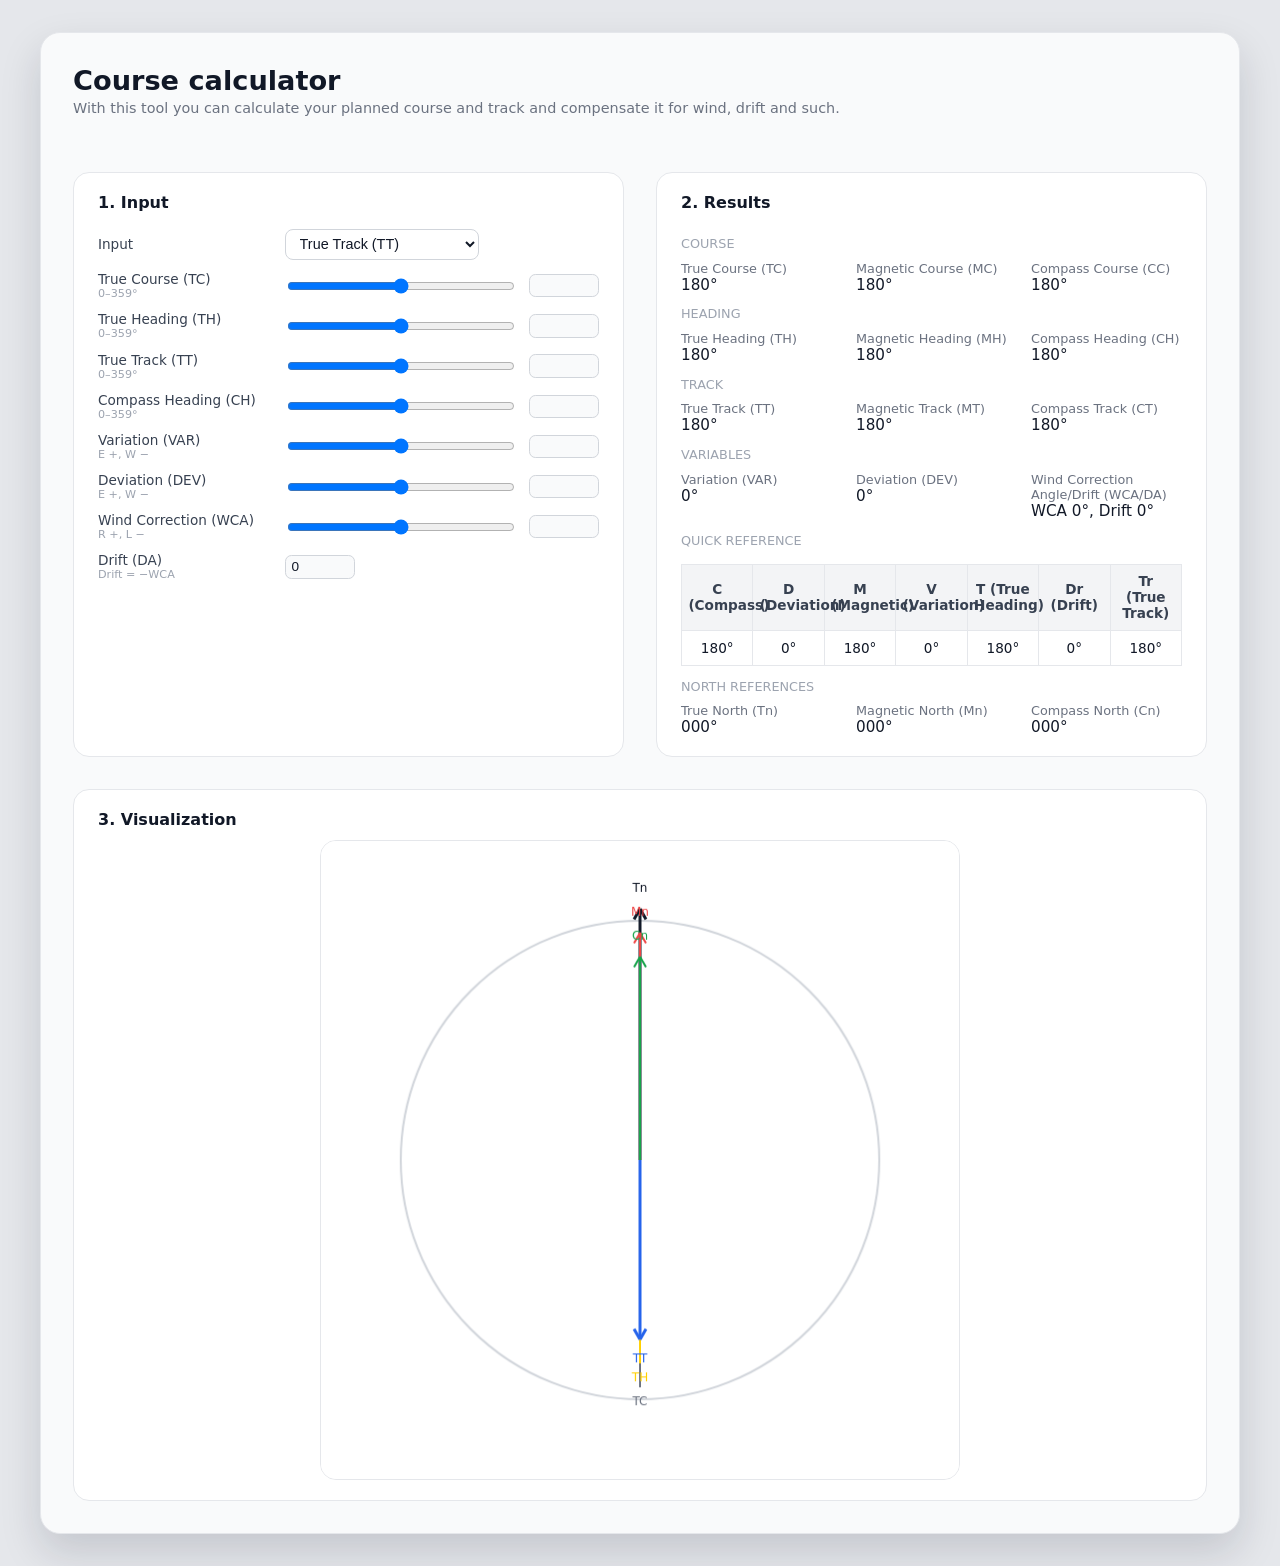
<file: coursecalculator/index.html>
<!DOCTYPE html>
<html lang="nl">
<head>
  <script defer src="https://cloud.umami.is/script.js" data-website-id="39a40810-ae41-42a4-bf28-0cd73275c460"></script>
  <meta charset="UTF-8" />
  <title>Course Calculator - justinverstijnen.nl</title>
  <style>
    :root {
      font-family: system-ui, -apple-system, BlinkMacSystemFont, "Segoe UI", sans-serif;
      color: #111827;
      background: #e5e7eb;
      box-sizing: border-box;
    }
    *, *::before, *::after {
      box-sizing: inherit;
    }
    body {
      margin: 0;
      padding: 2rem;
      display: flex;
      justify-content: center;
      background: #e5e7eb;
    }
    .app {
      max-width: 1200px;
      width: 100%;
      background: #f9fafb;
      border-radius: 1.25rem;
      padding: 2rem;
      box-shadow: 0 18px 40px rgba(15, 23, 42, 0.15);
      border: 1px solid #e5e7eb;
      display: flex;
      flex-direction: column;
      gap: 2rem;
    }

    .app-row {
      display: flex;
      gap: 2rem;
      width: 100%;
    }
    .card-equal {
      flex: 1 1 0;
      display: flex;
      flex-direction: column;
      height: 100%;
    }

    h1 {
      margin: 0 0 0.25rem;
      font-size: 1.7rem;
    }
    .subtitle {
      margin-bottom: 1.5rem;
      font-size: 0.9rem;
      color: #6b7280;
    }

    .card {
      background: #ffffff;
      border-radius: 1rem;
      padding: 1.25rem 1.5rem;
      border: 1px solid #e5e7eb;
      display: flex;
      flex-direction: column;
      height: 100%;
    }
    .card h2 {
      margin: 0 0 0.7rem;
      font-size: 1rem;
    }

    .row {
      display: flex;
      align-items: center;
      gap: 0.75rem;
      margin: 0.35rem 0;
      flex-wrap: wrap;
    }
    .row label {
      min-width: 175px;
      font-size: 0.85rem;
      color: #374151;
    }

    .row small {
      font-size: 0.7rem;
      color: #9ca3af;
      display: block;
    }

    input[type="range"] {
      flex: 1 1 160px;
      max-width: 260px;
    }
    input[type="number"] {
      width: 70px;
      padding: 0.2rem 0.35rem;
      border-radius: 0.4rem;
      border: 1px solid #d1d5db;
      background: #f9fafb;
      font-size: 0.85rem;
      color: #111827;
    }

    select {
      padding: 0.35rem 0.6rem;
      font-size: 0.9rem;
      border-radius: 0.5rem;
      border: 1px solid #d1d5db;
      background: #ffffff;
      color: #111827;
    }

    .grid-three {
      display: grid;
      grid-template-columns: repeat(3, minmax(0, 1fr));
      gap: 0.75rem 1.5rem;
      margin-top: 0.6rem;
    }
    .group-title {
      font-size: 0.8rem;
      color: #9ca3af;
      margin-top: 0.8rem;
      text-transform: uppercase;
    }
    .value-label { font-size: 0.8rem; color: #6b7280; }
    .value-number { font-size: 0.95rem; font-variant-numeric: tabular-nums; }

    .note {
      font-size: 0.75rem;
      color: #6b7280;
      margin-top: 0.6rem;
    }

    .summary-table {
      margin-top: 1rem;
      overflow-x: auto;
    }
    .summary-table table {
      width: 100%;
      border-collapse: collapse;
      table-layout: fixed;
      font-variant-numeric: tabular-nums;
    }
    .summary-table th,
    .summary-table td {
      border: 1px solid #e5e7eb;
      padding: 0.55rem 0.4rem;
      text-align: center;
      font-size: 0.85rem;
    }
    .summary-table th {
      background: #f3f4f6;
      color: #374151;
      font-weight: 600;
    }
    .summary-table td {
      background: #ffffff;
      color: #111827;
    }

    canvas {
      width: 100%;
      max-width: 640px;
      background: #ffffff;
      border-radius: 1rem;
      border: 1px solid #e5e7eb;
      display: block;
      margin: 0 auto;
    }

    @media (max-width: 960px) {
      .app-row { flex-direction: column; }
    }
  </style>
</head>
<body>
  <div class="app">
    <header>
      <h1>Course calculator</h1>
      <div class="subtitle">With this tool you can calculate your planned course and track and compensate it for wind, drift and such.</div>
    </header>

    <div class="app-row">
      <!-- Basis-invoer -->
      <section class="card card-equal">
        <h2>1. Input</h2>

        <div class="row">
          <label>Input</label>
          <select id="modeSelect">
            <option value="TT">True Track (TT)</option>
            <option value="TH">True Heading (TH)</option>
            <option value="TC">True Course (TC)</option>
            <option value="CH">Compass Heading (CH)</option>
          </select>
        </div>

        <div class="row">
          <label>True Course (TC)<small>0–359°</small></label>
          <input id="tcRange" type="range" min="0" max="359">
          <input id="tcInput" type="number" min="0" max="359">
        </div>

        <div class="row">
          <label>True Heading (TH)<small>0–359°</small></label>
          <input id="thRange" type="range" min="0" max="359">
          <input id="thInput" type="number" min="0" max="359">
        </div>

        <div class="row">
          <label>True Track (TT)<small>0–359°</small></label>
          <input id="ttRange" type="range" min="0" max="359">
          <input id="ttInput" type="number" min="0" max="359">
        </div>

        <div class="row">
          <label>Compass Heading (CH)<small>0–359°</small></label>
          <input id="chRange" type="range" min="0" max="359">
          <input id="chInput" type="number" min="0" max="359">
        </div>

        <div class="row">
          <label>Variation (VAR)<small>E +, W −</small></label>
          <input id="variationRange" type="range" min="-30" max="30">
          <input id="variationInput" type="number" min="-30" max="30">
        </div>

        <div class="row">
          <label>Deviation (DEV)<small>E +, W −</small></label>
          <input id="deviationRange" type="range" min="-10" max="10">
          <input id="deviationInput" type="number" min="-10" max="10">
        </div>

        <div class="row">
          <label>Wind Correction (WCA)<small>R +, L −</small></label>
          <input id="wcaRange" type="range" min="-30" max="30">
          <input id="wcaInput" type="number" min="-30" max="30">
        </div>

        <div class="row">
          <label>Drift (DA)<small>Drift = −WCA</small></label>
          <input id="driftDisplay" type="number" disabled>
        </div>
      </section>

      <!-- Resultaten -->
      <section class="card card-equal">
        <h2>2. Results</h2>

        <div class="group-title">Course</div>
        <div class="grid-three">
          <div><div class="value-label">True Course (TC)</div><div class="value-number" id="tcOut"></div></div>
          <div><div class="value-label">Magnetic Course (MC)</div><div class="value-number" id="mcOut"></div></div>
          <div><div class="value-label">Compass Course (CC)</div><div class="value-number" id="ccOut"></div></div>
        </div>

        <div class="group-title">Heading</div>
        <div class="grid-three">
          <div><div class="value-label">True Heading (TH)</div><div class="value-number" id="thOut"></div></div>
          <div><div class="value-label">Magnetic Heading (MH)</div><div class="value-number" id="mhOut"></div></div>
          <div><div class="value-label">Compass Heading (CH)</div><div class="value-number" id="chOut"></div></div>
        </div>

        <div class="group-title">Track</div>
        <div class="grid-three">
          <div><div class="value-label">True Track (TT)</div><div class="value-number" id="ttOut"></div></div>
          <div><div class="value-label">Magnetic Track (MT)</div><div class="value-number" id="mtOut"></div></div>
          <div><div class="value-label">Compass Track (CT)</div><div class="value-number" id="ctOut"></div></div>
        </div>

        <div class="group-title">Variables</div>
        <div class="grid-three">
          <div><div class="value-label">Variation (VAR)</div><div class="value-number" id="varOut"></div></div>
          <div><div class="value-label">Deviation (DEV)</div><div class="value-number" id="devOut"></div></div>
          <div><div class="value-label">Wind Correction Angle/Drift (WCA/DA)</div><div class="value-number" id="wcaDriftOut"></div></div>
        </div>

        <div class="group-title">Quick Reference</div>
        <div class="summary-table">
          <table>
            <thead>
              <tr>
                <th>C (Compass)</th>
                <th>D (Deviation)</th>
                <th>M (Magnetic)</th>
                <th>V (Variation)</th>
                <th>T (True Heading)</th>
                <th>Dr (Drift)</th>
                <th>Tr (True Track)</th>
              </tr>
            </thead>
            <tbody>
              <tr>
                <td id="quickCOut"></td>
                <td id="quickDOut"></td>
                <td id="quickMOut"></td>
                <td id="quickVOut"></td>
                <td id="quickTOut"></td>
                <td id="quickDrOut"></td>
                <td id="quickTrOut"></td>
              </tr>
            </tbody>
          </table>
        </div>

        <!-- North References -->
        <div class="group-title">North References</div>
        <div class="grid-three">
          <div><div class="value-label">True North (Tn)</div><div class="value-number" id="trueNorthOut"></div></div>
          <div><div class="value-label">Magnetic North (Mn)</div><div class="value-number" id="magNorthOut"></div></div>
          <div><div class="value-label">Compass North (Cn)</div><div class="value-number" id="compassNorthOut"></div></div>
        </div>
      </section>
    </div>

    <!-- Visualisatie -->
    <section class="card">
      <h2>3. Visualization</h2>
      <canvas id="compassCanvas" width="640" height="640"></canvas>
    </section>
  </div>

<script>
/* ======== Helpers ======= */
function clamp(v, min, max) { return Math.min(max, Math.max(min, v)); }
function normDeg(d) { let r = d % 360; if (r < 0) r += 360; return r; }
function pad3(d){return Math.round(normDeg(d)).toString().padStart(3,'0');}
function formatVarDev(v){const a=Math.abs(v); if(!a)return "0°"; return (v>=0?"+":"−")+a+"° "+(v>=0?"E":"W");}
function formatRL(v){const a=Math.abs(v); if(!a)return "0°"; return (v>=0?"+":"−")+a+"°"+(v>=0?" R":" L");}

/* ====== DOM refs ====== */
const modeSelect=document.getElementById("modeSelect");
const tcRange=document.getElementById("tcRange"), tcInput=document.getElementById("tcInput");
const thRange=document.getElementById("thRange"), thInput=document.getElementById("thInput");
const ttRange=document.getElementById("ttRange"), ttInput=document.getElementById("ttInput");
const chRange=document.getElementById("chRange"), chInput=document.getElementById("chInput");
const variationRange=document.getElementById("variationRange"), variationInput=document.getElementById("variationInput");
const deviationRange=document.getElementById("deviationRange"), deviationInput=document.getElementById("deviationInput");
const wcaRange=document.getElementById("wcaRange"), wcaInput=document.getElementById("wcaInput");
const driftDisplay=document.getElementById("driftDisplay");

const tcOut=document.getElementById("tcOut"), mcOut=document.getElementById("mcOut"), ccOut=document.getElementById("ccOut");
const thOut=document.getElementById("thOut"), mhOut=document.getElementById("mhOut"), chOut=document.getElementById("chOut");
const ttOut=document.getElementById("ttOut"), mtOut=document.getElementById("mtOut"), ctOut=document.getElementById("ctOut");
const varOut=document.getElementById("varOut"), devOut=document.getElementById("devOut"), wcaDriftOut=document.getElementById("wcaDriftOut");

const trueNorthOut=document.getElementById("trueNorthOut");
const magNorthOut=document.getElementById("magNorthOut");
const compassNorthOut=document.getElementById("compassNorthOut");

const quickCOut=document.getElementById("quickCOut");
const quickDOut=document.getElementById("quickDOut");
const quickMOut=document.getElementById("quickMOut");
const quickVOut=document.getElementById("quickVOut");
const quickTOut=document.getElementById("quickTOut");
const quickDrOut=document.getElementById("quickDrOut");
const quickTrOut=document.getElementById("quickTrOut");

const canvas=document.getElementById("compassCanvas");
const ctx=canvas.getContext("2d");

/* ===== Scroll sliders ===== */
function enableScrollSlider(slider){
  slider.addEventListener("wheel", e=>{
    e.preventDefault();
    const step = e.deltaY < 0 ? 1 : -1;
    slider.value = clamp(Number(slider.value)+step, slider.min, slider.max);
    slider.dispatchEvent(new Event("input"));
  });
}

[ tcRange, thRange, ttRange, chRange, variationRange, deviationRange, wcaRange ].forEach(enableScrollSlider);

/* Sync helpers */
function bind(rangeEl, numEl, min, max){
  rangeEl.addEventListener("input",()=>{
    numEl.value=rangeEl.value; recalc();
  });
  numEl.addEventListener("input",()=>{
    const v=clamp(Number(numEl.value||0),min,max);
    numEl.value=v; rangeEl.value=v; recalc();
  });
}

bind(tcRange,tcInput,0,359);
bind(thRange,thInput,0,359);
bind(ttRange,ttInput,0,359);
bind(chRange,chInput,0,359);
bind(variationRange,variationInput,-30,30);
bind(deviationRange,deviationInput,-10,10);
bind(wcaRange,wcaInput,-30,30);

modeSelect.addEventListener("change",recalc);

/* ===== Main calculations ===== */
function recalc(){
  const VAR=Number(variationRange.value);
  const DEV=Number(deviationRange.value);
  const WCA=Number(wcaRange.value);
  const DRIFT = -WCA;
  driftDisplay.value = DRIFT;

  let TC,TH,TT;

  if(modeSelect.value==="TC"){
    TC=normDeg(Number(tcRange.value));
    TT=TC;
    TH=normDeg(TT+WCA);
  }
  else if(modeSelect.value==="TH"){
    TH=normDeg(Number(thRange.value));
    TT=normDeg(TH-WCA);
    TC=TT;
  }
  else if(modeSelect.value==="TT"){
    TT=normDeg(Number(ttRange.value));
    TH=normDeg(TT+WCA);
    TC=TT;
  }
  else if(modeSelect.value==="CH"){
    const CHin=normDeg(Number(chRange.value));
    const MH=normDeg(CHin+DEV);
    TH=normDeg(MH+VAR);
    TT=normDeg(TH-WCA);
    TC=TT;
  }

  const MC=normDeg(TC-VAR);
  const MH=normDeg(TH-VAR);
  const MT=normDeg(TT-VAR);

  const CC=normDeg(MC-DEV);
  const CH=normDeg(MH-DEV);
  const CT=normDeg(MT-DEV);

  tcOut.textContent=pad3(TC)+"°";
  mcOut.textContent=pad3(MC)+"°";
  ccOut.textContent=pad3(CC)+"°";

  thOut.textContent=pad3(TH)+"°";
  mhOut.textContent=pad3(MH)+"°";
  chOut.textContent=pad3(CH)+"°";

  ttOut.textContent=pad3(TT)+"°";
  mtOut.textContent=pad3(MT)+"°";
  ctOut.textContent=pad3(CT)+"°";

  varOut.textContent=formatVarDev(VAR);
  devOut.textContent=formatVarDev(DEV);
  wcaDriftOut.textContent=`WCA ${formatRL(WCA)}, Drift ${formatRL(DRIFT)}`;

  quickCOut.textContent = pad3(CT) + "°";
  quickDOut.textContent = formatVarDev(DEV);
  quickMOut.textContent = pad3(MT) + "°";
  quickVOut.textContent = formatVarDev(VAR);
  quickTOut.textContent = pad3(TH) + "°";
  quickDrOut.textContent = formatRL(DRIFT);
  quickTrOut.textContent = pad3(TT) + "°";

  /* ===== Visuele noordrichtingen ===== */
  const VIS_TRUE_NORTH = 0;
  const VIS_MAG_NORTH = normDeg(VAR);
  const VIS_COMP_NORTH = normDeg(VIS_MAG_NORTH + DEV);

  trueNorthOut.textContent = pad3(VIS_TRUE_NORTH) + "°";
  magNorthOut.textContent = pad3(VIS_MAG_NORTH) + "°";
  compassNorthOut.textContent = pad3(VIS_COMP_NORTH) + "°";

  drawCompass(
    TC, TH, TT, VAR, DEV,
    VIS_TRUE_NORTH, VIS_MAG_NORTH, VIS_COMP_NORTH
  );
}

/* ===== Draw Compass ===== */
function drawCompass(TC,TH,TT,VAR,DEV, VIS_T, VIS_M, VIS_C){
  ctx.clearRect(0,0,canvas.width,canvas.height);

  const cx=canvas.width/2, cy=canvas.height/2;
  const r=Math.min(cx,cy)*0.75;

  ctx.fillStyle="#ffffff";
  ctx.fillRect(0,0,canvas.width,canvas.height);

  ctx.strokeStyle="#d1d5db";
  ctx.lineWidth=2;
  ctx.beginPath(); ctx.arc(cx,cy,r,0,Math.PI*2); ctx.stroke();

  drawArrow(VIS_T,"Tn","#111827",3,r*1.05);
  drawArrow(VIS_M,"Mn","#ef4444",2,r*0.95);
  drawArrow(VIS_C,"Cn","#16a34a",2,r*0.85);

  drawLine(TC,"TC","#6b7280",2,r*0.95);
  drawLine(TH,"TH","#ffd000",2,r*0.85);
  drawArrow(TT,"TT","#2563eb",3,r*0.75);
}

function drawArrow(deg,label,color,width,len){
  const cx=canvas.width/2, cy=canvas.height/2;
  const a=(deg-90)*Math.PI/180;
  const x=cx+len*Math.cos(a), y=cy+len*Math.sin(a);

  ctx.strokeStyle=color; ctx.lineWidth=width;
  ctx.beginPath(); ctx.moveTo(cx,cy); ctx.lineTo(x,y); ctx.stroke();

  const head=12;
  const a1=a+150*Math.PI/180, a2=a-150*Math.PI/180;
  ctx.beginPath();
  ctx.moveTo(x,y); ctx.lineTo(x+head*Math.cos(a1),y+head*Math.sin(a1));
  ctx.moveTo(x,y); ctx.lineTo(x+head*Math.cos(a2),y+head*Math.sin(a2));
  ctx.stroke();

  ctx.fillStyle=color;
  ctx.font="12px system-ui";
  ctx.textAlign="center"; ctx.textBaseline="middle";
  ctx.fillText(label, cx+(len+20)*Math.cos(a), cy+(len+20)*Math.sin(a));
}

function drawLine(deg,label,color,width,len){
  const cx=canvas.width/2, cy=canvas.height/2;
  const a=(deg-90)*Math.PI/180;
  const x=cx+len*Math.cos(a), y=cy+len*Math.sin(a);

  ctx.strokeStyle=color; ctx.lineWidth=width;
  ctx.beginPath(); ctx.moveTo(cx,cy); ctx.lineTo(x,y); ctx.stroke();

  ctx.fillStyle=color;
  ctx.font="12px system-ui";
  ctx.textAlign="center"; ctx.textBaseline="middle";
  ctx.fillText(label, cx+(len+15)*Math.cos(a), cy+(len+15)*Math.sin(a));
}

recalc();
</script>
  <!-- Azure Application Insights -->
<script type="text/javascript">
!function(T,l,y){
  var S=T.location,k="script",D="instrumentationKey",C="ingestionEndpoint",
  R="disableExceptionTracking",E="ai.device.",I="toLowerCase",U="crossOrigin",
  N="POST",e="appInsightsSDK",t=y.name||"appInsights";
  (y.name||T[e])&&(T[e]=t);
  var n=T[t]||function(){
    var g=arguments;
    T[t].queue.push(function(){
      T[t].apply(T[t],g)
    })
  };
  n.queue=[],n.version=2.0;
  var i=l.createElement(k);
  i.src=y.src;
  i.async=!0;
  i.setAttribute(U,"anonymous");
  l.getElementsByTagName(k)[0].parentNode.appendChild(i);
  var o=T[t]=n;
  o.config=y;
}(window,document,{
  src:"https://js.monitor.azure.com/scripts/b/ai.2.min.js",
  connectionString:"InstrumentationKey=740b5715-7d19-428e-95ab-75b0710ee797;IngestionEndpoint=https://westeurope-5.in.applicationinsights.azure.com/;LiveEndpoint=https://westeurope.livediagnostics.monitor.azure.com/;ApplicationId=22eace68-79bd-4576-8cf4-db0e1405d086",
  disableExceptionTracking:false
}));

/* ===== PAGINA NAAM (ZELF INVULLEN) ===== */
var pageName = "CourseCalculator";

/* Page view met expliciete naam */
appInsights.trackPageView({
  name: pageName
});
</script>
</body>
</html>
</file>
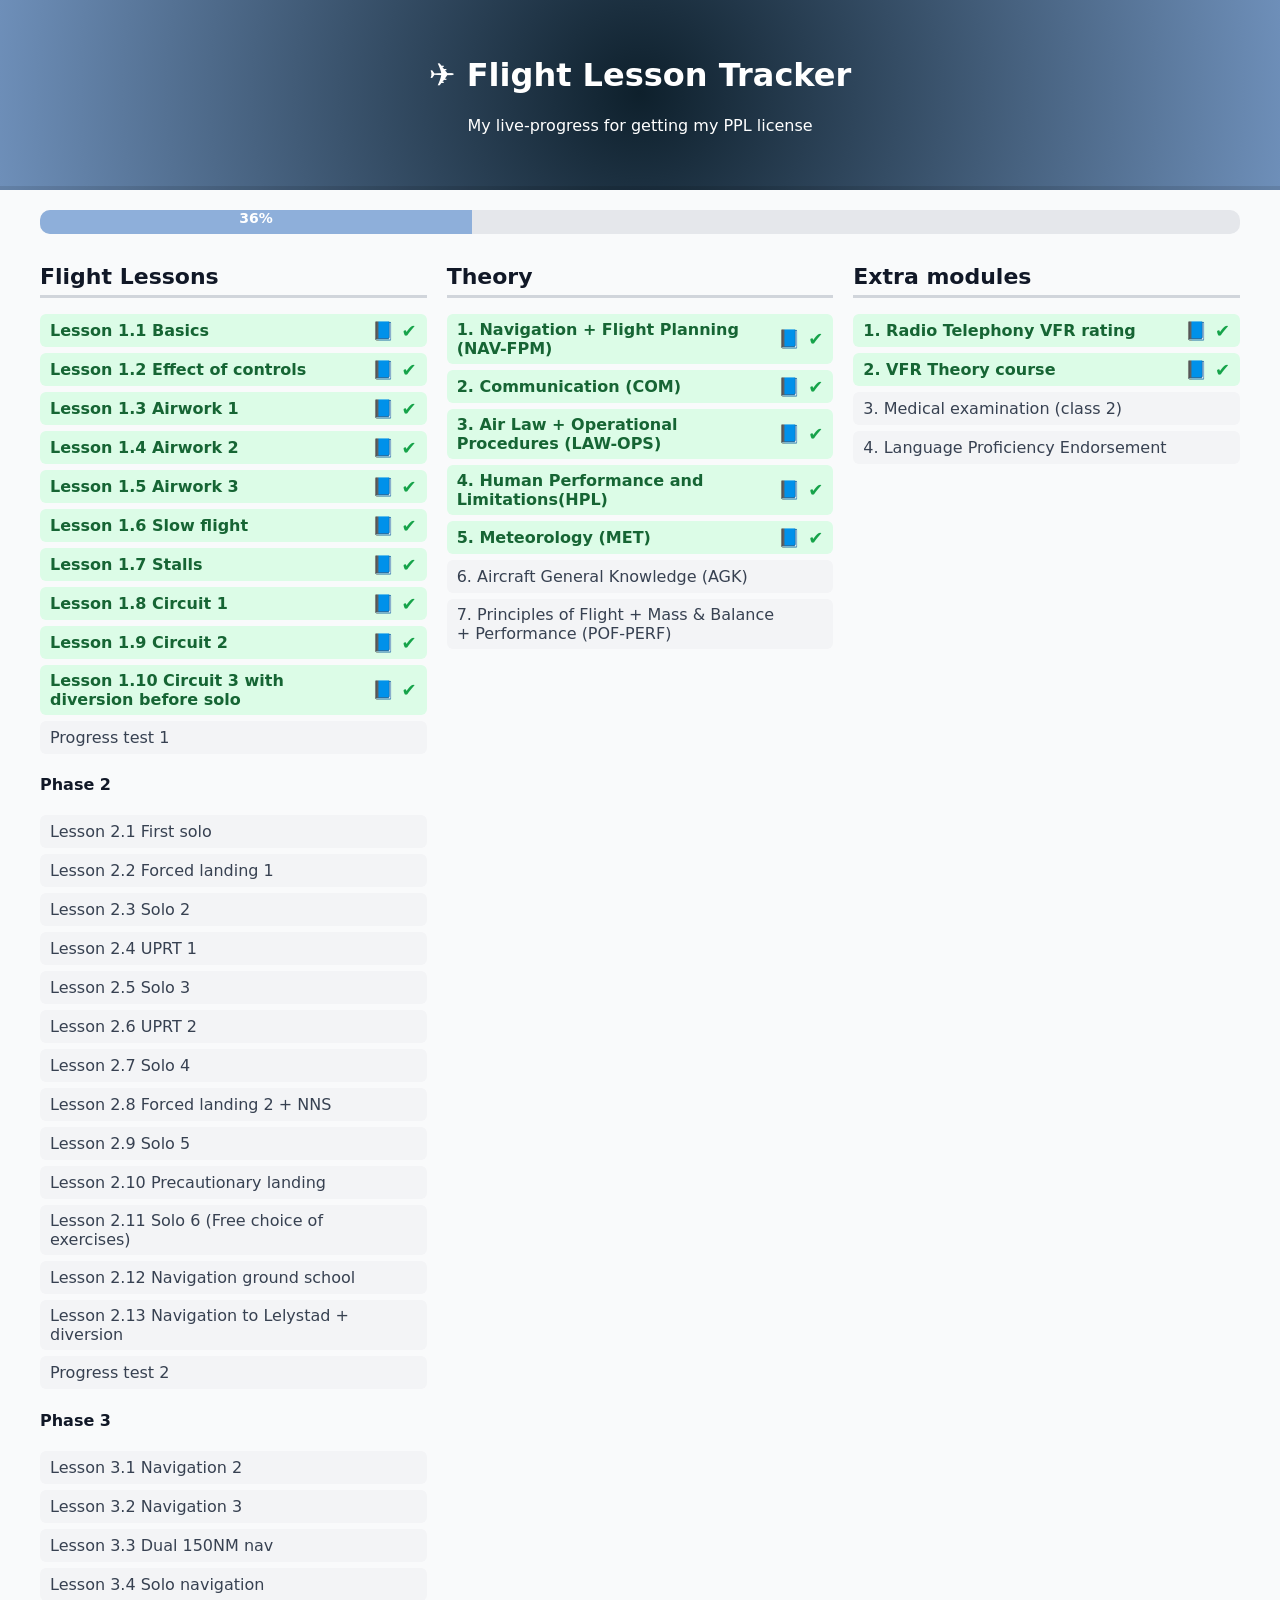
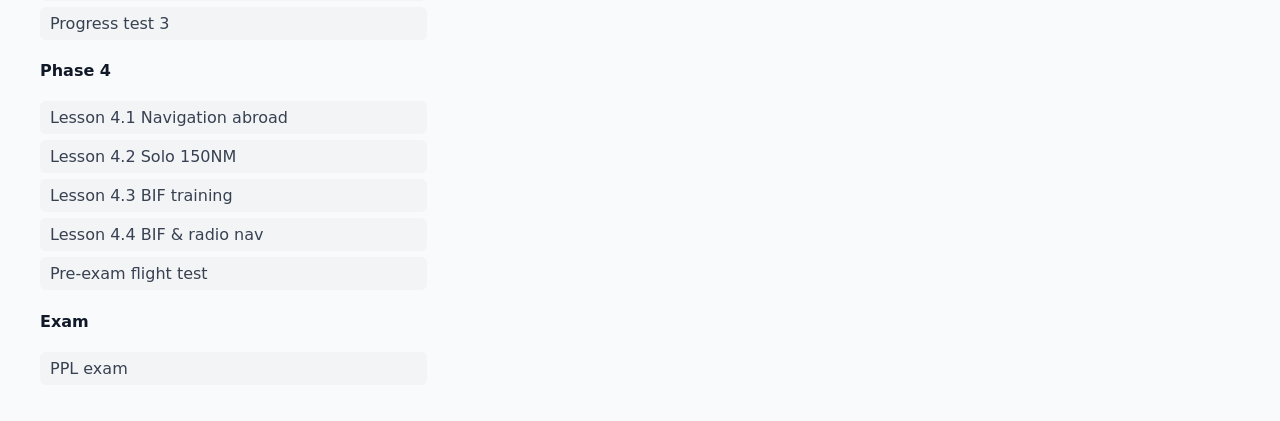
<file: flightlessontracker/index.html>
<!DOCTYPE html>
<html lang="nl">
<head>
  <script defer src="https://cloud.umami.is/script.js" data-website-id="39a40810-ae41-42a4-bf28-0cd73275c460"></script>
  <meta charset="UTF-8">
  <meta name="viewport" content="width=device-width, initial-scale=1.0">
  <title>Flight Lesson Tracker - justinverstijnen.nl</title>
  <style>
    body {
      font-family: system-ui, sans-serif;
      margin: 0;
      background: #f9fafb;
      color: #111827;
    }
    header {
  background: radial-gradient(
    circle at center,
    #0E202C 0%,      /* lichte basis */
    #6e8fb9 100%,     /* donkerdere tint van jouw kleur */
    #0E202C 100%     /* weer licht naar buiten */
  );
  color: #ffffff;
  text-align: center;
  padding: 35px 20px;
  border-bottom: 4px solid rgba(0,0,0,0.1);
}



    main {
      max-width: 1200px;
      margin: 20px auto;
      padding: 0 16px;
    }
    .progress-container {
      background: #e5e7eb;
      border-radius: 10px;
      overflow: hidden;
      margin-bottom: 20px;
      height: 24px;
    }
    .progress-bar {
      height: 100%;
      background: #8EAFDA;
      width: 0%;
      transition: width 0.3s ease;
      text-align: center;
      color: #fff;
      font-size: 14px;
      font-weight: bold;
    }

    /* GRID LAYOUT */
    .grid {
      display: grid;
      grid-template-columns: 1fr 1fr 1fr;
      gap: 20px;
      margin-top: 30px;
    }

    h2 {
      margin-top: 24px;
      border-bottom: 2px solid #e5e7eb;
      padding-bottom: 4px;
    }
    ul {
      list-style: none;
      padding: 0;
    }
    li {
      margin: 6px 0;
      padding: 6px 10px;
      border-radius: 6px;
      display: flex;
      justify-content: space-between;
      align-items: center;
    }
    li.done {
      background: #dcfce7;
      color: #166534;
      font-weight: 600;
    }
    li.todo {
      background: #f3f4f6;
      color: #374151;
    }
    .icons {
      display: flex;
      align-items: center;
      gap: 8px;
    }
    .checkmark {
      font-size: 18px;
      color: #16a34a;
      visibility: hidden;
    }
    li.done .checkmark {
      visibility: visible;
    }
    .book-link {
      text-decoration: none;
      font-size: 18px;
      color: #2563eb;
      visibility: hidden;
    }
    li.done .book-link {
      visibility: visible;
    }
    .book-link:hover {
      transform: scale(1.1);
    }

    /* COLUMN TITLES */
    .col-title {
      font-size: 22px;
      font-weight: bold;
      margin-bottom: 10px;
      padding-bottom: 6px;
      border-bottom: 3px solid #d1d5db;
    }
  </style>
</head>
<body>
  <header>
    <h1>✈️ Flight Lesson Tracker</h1>
	<p class="subtitle">My live-progress for getting my PPL license</p>
  </header>
  <main>
    <div class="progress-container">
      <div class="progress-bar" id="progressBar">0%</div>
    </div>

    <!-- 3 COLUMNS GRID -->
    <div class="grid">

      <!-- COLUMN 1: Vlieglessen -->
      <div>
        <div class="col-title">Flight Lessons</div>

        <!-- Phase 1 -->
        
        <ul>
          <li data-done="yes">Lesson 1.1 Basics
            <span class="icons">
              <a href="https://flightblog.justinverstijnen.nl/1-1-basics/" class="book-link" target="_blank">📘</a>
              <span class="checkmark">✔️</span>
            </span>
          </li>

          <li data-done="yes">Lesson 1.2 Effect of controls
            <span class="icons">
              <a href="https://flightblog.justinverstijnen.nl/1-2-effect-of-controls/" class="book-link" target="_blank">📘</a>
              <span class="checkmark">✔️</span>
            </span>
          </li>

          <li data-done="yes">Lesson 1.3 Airwork 1
            <span class="icons">
              <a href="https://flightblog.justinverstijnen.nl/1-3-airwork-1/" class="book-link" target="_blank">📘</a>
              <span class="checkmark">✔️</span>
            </span>
          </li>

          <li data-done="yes">Lesson 1.4 Airwork 2
            <span class="icons">
              <a href="https://flightblog.justinverstijnen.nl/1-4-airwork-2/" class="book-link" target="_blank">📘</a>
              <span class="checkmark">✔️</span>
            </span>
          </li>

          <li data-done="yes">Lesson 1.5 Airwork 3
            <span class="icons">
              <a href="https://flightblog.justinverstijnen.nl/1-5-airwork-3/" class="book-link" target="_blank">📘</a>
              <span class="checkmark">✔️</span>
            </span>
          </li>

          <li data-done="yes">Lesson 1.6 Slow flight
            <span class="icons">
              <a href="https://flightblog.justinverstijnen.nl/1-6-slow-flight/" class="book-link" target="_blank">📘</a>
              <span class="checkmark">✔️</span>
            </span>
          </li>

          <li data-done="yes">Lesson 1.7 Stalls
            <span class="icons"><a href="https://flightblog.justinverstijnen.nl/1-7-stalls/" class="book-link">📘</a><span class="checkmark">✔️</span></span>
          </li>

          <li data-done="yes">Lesson 1.8 Circuit 1
            <span class="icons"><a href="https://flightblog.justinverstijnen.nl/1-8-circuit-1/" class="book-link">📘</a><span class="checkmark">✔️</span></span>
          </li>

          <li data-done="yes">Lesson 1.9 Circuit 2
            <span class="icons"><a href="https://flightblog.justinverstijnen.nl/1-9-circuit-2/" class="book-link">📘</a><span class="checkmark">✔️</span></span>
          </li>

          <li data-done="yes">Lesson 1.10 Circuit 3 with diversion before solo
            <span class="icons"><a href="https://flightblog.justinverstijnen.nl/1-10-circuit-3-with-diversion/" class="book-link">📘</a><span class="checkmark">✔️</span></span>
          </li>

          <li data-done="no">Progress test 1
            <span class="icons"><a href="#" class="book-link">📘</a><span class="checkmark">✔️</span></span>
          </li>
        </ul>

        <!-- Phase 2 -->
        <h4>Phase 2</h4>
        <ul>
          <li data-done="no">Lesson 2.1 First solo <span class="icons"><a href="#" class="book-link">📘</a><span class="checkmark">✔️</span></span></li>

          <li data-done="no">Lesson 2.2 Forced landing 1 <span class="icons"><a href="#" class="book-link">📘</a><span class="checkmark">✔️</span></span></li>

          <li data-done="no">Lesson 2.3 Solo 2 <span class="icons"><a href="#" class="book-link">📘</a><span class="checkmark">✔️</span></span></li>

          <li data-done="no">Lesson 2.4 UPRT 1 <span class="icons"><a href="#" class="book-link">📘</a><span class="checkmark">✔️</span></span></li>

          <li data-done="no">Lesson 2.5 Solo 3 <span class="icons"><a href="#" class="book-link">📘</a><span class="checkmark">✔️</span></span></li>

          <li data-done="no">Lesson 2.6 UPRT 2 <span class="icons"><a href="#" class="book-link">📘</a><span class="checkmark">✔️</span></span></li>

          <li data-done="no">Lesson 2.7 Solo 4 <span class="icons"><a href="#" class="book-link">📘</a><span class="checkmark">✔️</span></span></li>

          <li data-done="no">Lesson 2.8 Forced landing 2 + NNS <span class="icons"><a href="#" class="book-link">📘</a><span class="checkmark">✔️</span></span></li>

          <li data-done="no">Lesson 2.9 Solo 5 <span class="icons"><a href="#" class="book-link">📘</a><span class="checkmark">✔️</span></span></li>

          <li data-done="no">Lesson 2.10 Precautionary landing <span class="icons"><a href="#" class="book-link">📘</a><span class="checkmark">✔️</span></span></li>

          <li data-done="no">Lesson 2.11 Solo 6 (Free choice of exercises) <span class="icons"><a href="#" class="book-link">📘</a><span class="checkmark">✔️</span></span></li>

          <li data-done="no">Lesson 2.12 Navigation ground school <span class="icons"><a href="#" class="book-link">📘</a><span class="checkmark">✔️</span></span></li>

          <li data-done="no">Lesson 2.13 Navigation to Lelystad + diversion <span class="icons"><a href="#" class="book-link">📘</a><span class="checkmark">✔️</span></span></li>

          <li data-done="no">Progress test 2 <span class="icons"><a href="#" class="book-link">📘</a><span class="checkmark">✔️</span></span></li>
        </ul>

        <!-- Phase 3 -->
        <h4>Phase 3</h4>
        <ul>
          <li data-done="no">Lesson 3.1 Navigation 2 <span class="icons"><a href="#" class="book-link">📘</a><span class="checkmark">✔️</span></span></li>
          <li data-done="no">Lesson 3.2 Navigation 3 <span class="icons"><a href="#" class="book-link">📘</a><span class="checkmark">✔️</span></span></li>
          <li data-done="no">Lesson 3.3 Dual 150NM nav <span class="icons"><a href="#" class="book-link">📘</a><span class="checkmark">✔️</span></span></li>
          <li data-done="no">Lesson 3.4 Solo navigation <span class="icons"><a href="#" class="book-link">📘</a><span class="checkmark">✔️</span></span></li>
          <li data-done="no">Progress test 3 <span class="icons"><a href="#" class="book-link">📘</a><span class="checkmark">✔️</span></span></li>
        </ul>

        <!-- Phase 4 -->
        <h4>Phase 4</h4>
        <ul>
          <li data-done="no">Lesson 4.1 Navigation abroad <span class="icons"><a href="#" class="book-link">📘</a><span class="checkmark">✔️</span></span></li>
          <li data-done="no">Lesson 4.2 Solo 150NM <span class="icons"><a href="#" class="book-link">📘</a><span class="checkmark">✔️</span></span></li>
          <li data-done="no">Lesson 4.3 BIF training <span class="icons"><a href="#" class="book-link">📘</a><span class="checkmark">✔️</span></span></li>
          <li data-done="no">Lesson 4.4 BIF & radio nav <span class="icons"><a href="#" class="book-link">📘</a><span class="checkmark">✔️</span></span></li>
          <li data-done="no">Pre-exam flight test <span class="icons"><a href="#" class="book-link">📘</a><span class="checkmark">✔️</span></span></li>
        </ul>
        <h4>Exam</h4>
        <ul>
          <li data-done="no">PPL exam<span class="icons"><a href="#" class="book-link">📘</a><span class="checkmark">✔️</span></span></li>
           </ul>
      </div>

      <!-- COLUMN 2: Theorie-examens -->
      <div>
        <div class="col-title">Theory</div>
        <ul>
          <li data-done="yes">1. Navigation + Flight Planning (NAV-FPM)<span class="icons"><a href="https://flightblog.justinverstijnen.nl/ppl-theory-nav" class="book-link">📘</a><span class="checkmark">✔️</span></span></li>

          <li data-done="yes">2. Communication (COM)<span class="icons"><a href="https://flightblog.justinverstijnen.nl/ppl-theory-com" class="book-link">📘</a><span class="checkmark">✔️</span></span></li>

          <li data-done="yes">3. Air Law + Operational Procedures (LAW-OPS)<span class="icons"><a href="https://flightblog.justinverstijnen.nl/ppl-theory-law" class="book-link">📘</a><span class="checkmark">✔️</span></span></li>

          <li data-done="yes">4. Human Performance and Limitations(HPL)<span class="icons"><a href="https://flightblog.justinverstijnen.nl/ppl-theory-hpl" class="book-link">📘</a><span class="checkmark">✔️</span></span></li>

          <li data-done="yes">5. Meteorology (MET)<span class="icons"><a href="https://flightblog.justinverstijnen.nl/ppl-theory-met" class="book-link">📘</a><span class="checkmark">✔️</span></span></li>

          <li data-done="no">6. Aircraft General Knowledge (AGK)<span class="icons"><a href="https://flightblog.justinverstijnen.nl/ppl-theory-agk" class="book-link">📘</a><span class="checkmark">✔️</span></span></li>

          <li data-done="no">7. Principles of Flight + Mass & Balance + Performance (POF-PERF)<span class="icons"><a href="https://flightblog.justinverstijnen.nl/ppl-theory-pof" class="book-link">📘</a><span class="checkmark">✔️</span></span>
          </li>
        </ul>
      </div>

      <!-- COLUMN 3: Extra modules -->
      <div>
        <div class="col-title">Extra modules</div>
        <ul>
          <li data-done="yes">1. Radio Telephony VFR rating
            <span class="icons"><a href="https://flightblog.justinverstijnen.nl/flight-rt-course-notes/" class="book-link">📘</a><span class="checkmark">✔️</span></span>
          </li>
<li data-done="yes">2. VFR Theory course
            <span class="icons"><a href="https://flightblog.justinverstijnen.nl/blog/ppl-theory/" class="book-link">📘</a><span class="checkmark">✔️</span></span>
          </li>
          <li data-done="no">3. Medical examination (class 2)
            <span class="icons"><a href="#" class="book-link">📘</a><span class="checkmark">✔️</span></span>
          </li>

          <li data-done="no">4. Language Proficiency Endorsement
            <span class="icons"><a href="#" class="book-link">📘</a><span class="checkmark">✔️</span></span>
          </li>
        </ul>
      </div>

    </div> <!-- end grid -->

  </main>

  <script>
    function updateProgress() {
      const items = document.querySelectorAll("li[data-done]");
      let total = items.length;
      let done = 0;

      items.forEach(li => {
        if (li.dataset.done === "yes") {
          li.classList.add("done");
          li.classList.remove("todo");
          done++;
        } else {
          li.classList.add("todo");
          li.classList.remove("done");
        }
      });

      const percent = Math.round((done / total) * 100);
      const bar = document.getElementById("progressBar");
      bar.style.width = percent + "%";
      bar.textContent = percent + "%";
    }

    updateProgress();
  </script>

</body>
</html>
</file>
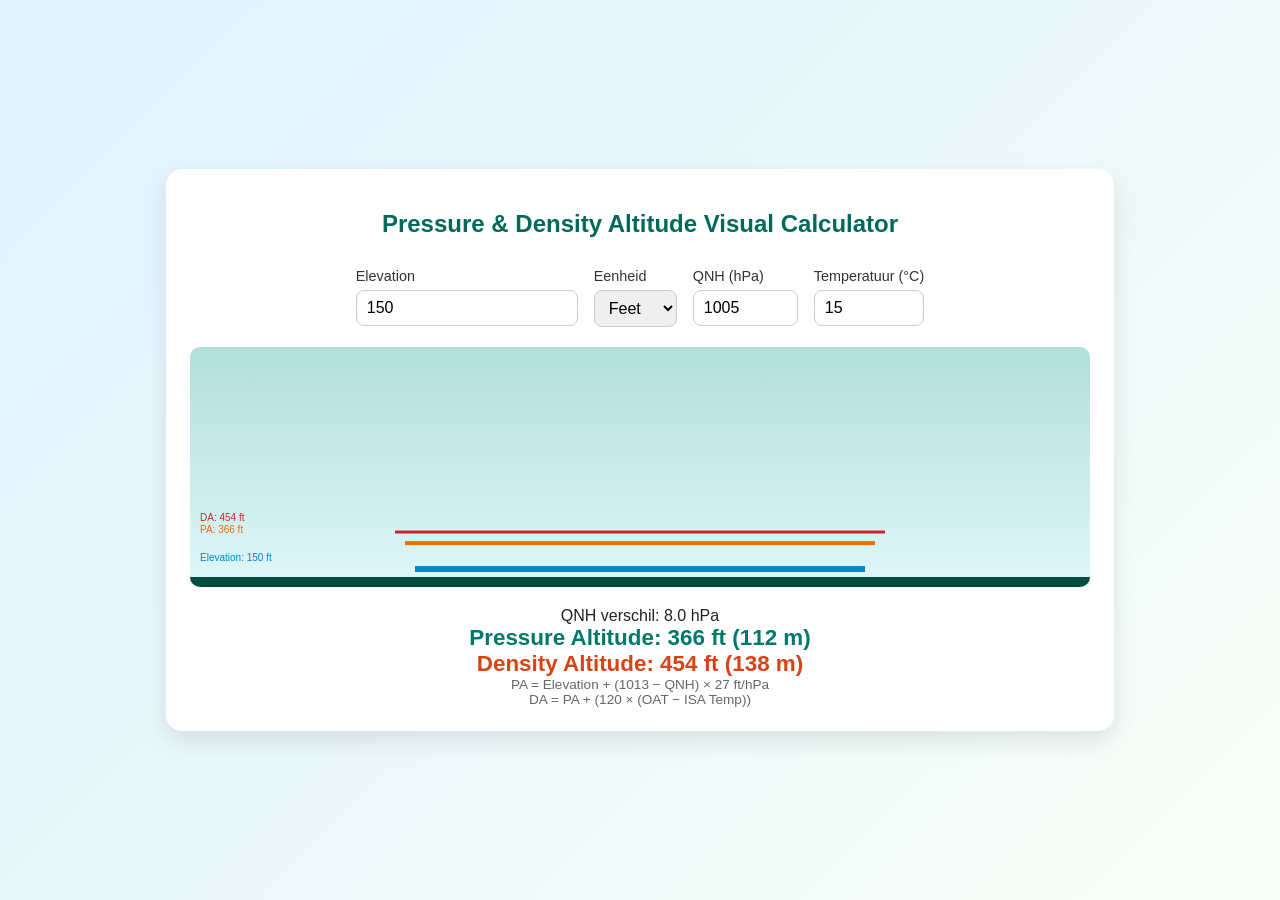
<file: pressuredensityaltitudecalculator/index.html>
<!doctype html>
<html lang="nl">
<head>
  <script defer src="https://cloud.umami.is/script.js" data-website-id="39a40810-ae41-42a4-bf28-0cd73275c460"></script>
  <meta charset="utf-8">
  <meta name="viewport" content="width=device-width,initial-scale=1">
  <title>Pressure & Density Altitude Visual Calculator</title>
  <style>
    body {
      font-family: 'Inter', sans-serif;
      background: linear-gradient(135deg, #e0f2ff, #f7fff7);
      color: #222;
      display: flex;
      align-items: center;
      justify-content: center;
      height: 100vh;
      margin: 0;
    }
    .container {
      background: white;
      border-radius: 16px;
      box-shadow: 0 10px 25px rgba(0,0,0,0.1);
      padding: 24px;
      max-width: 900px;
      width: 100%;
      display: flex;
      flex-direction: column;
      gap: 20px;
    }
    h1 {
      font-size: 1.5rem;
      margin-bottom: 10px;
      text-align: center;
      color: #00695c;
    }
    .inputs {
      display: flex;
      flex-wrap: wrap;
      gap: 16px;
      justify-content: center;
    }
    .input-group {
      display: flex;
      flex-direction: column;
      gap: 6px;
    }
    label {
      font-size: 0.9rem;
      color: #333;
    }
    input, select {
      padding: 8px 10px;
      border-radius: 8px;
      border: 1px solid #ccc;
      font-size: 1rem;
      transition: border-color 0.2s ease;
    }
    input:focus, select:focus {
      border-color: #00a67e;
      outline: none;
    }
    .results {
      text-align: center;
    }
    .result-value {
      font-size: 1.4rem;
      font-weight: bold;
      color: #00796b;
    }
    .note {
      font-size: 0.85rem;
      color: #666;
    }
    canvas {
      width: 100%;
      height: 240px;
      background: linear-gradient(180deg, #b2dfdb, #e0f7fa);
      border-radius: 10px;
    }
  </style>
</head>
<body>
  <div class="container">
    <h1>Pressure & Density Altitude Visual Calculator</h1>
    <div class="inputs">
      <div class="input-group">
        <label for="elev">Elevation</label>
        <input id="elev" type="number" value="150" step="1" min="-500">
      </div>
      <div class="input-group">
        <label for="unit">Eenheid</label>
        <select id="unit">
          <option value="ft">Feet</option>
          <option value="m">Meter</option>
        </select>
      </div>
      <div class="input-group">
        <label for="qnh">QNH (hPa)</label>
        <input id="qnh" type="number" value="1005" step="0.1" min="800" max="1100">
      </div>
      <div class="input-group">
        <label for="temp">Temperatuur (°C)</label>
        <input id="temp" type="number" value="15" step="0.1" min="-50" max="50">
      </div>
    </div>

    <canvas id="visual"></canvas>

    <div class="results">
      <div>QNH verschil: <span id="delta"></span> hPa</div>
      <div class="result-value">Pressure Altitude: <span id="pa"></span></div>
      <div class="result-value" style="color:#d84315;">Density Altitude: <span id="da"></span></div>
      <div class="note">PA = Elevation + (1013 − QNH) × 27 ft/hPa<br>DA = PA + (120 × (OAT − ISA Temp))</div>
    </div>
  </div>

  <script>
    const elev = document.getElementById('elev');
    const unit = document.getElementById('unit');
    const qnh = document.getElementById('qnh');
    const temp = document.getElementById('temp');
    const deltaOut = document.getElementById('delta');
    const paOut = document.getElementById('pa');
    const daOut = document.getElementById('da');
    const canvas = document.getElementById('visual');
    const ctx = canvas.getContext('2d');

    function mToFt(m) { return m * 3.28084; }
    function ftToM(ft) { return ft / 3.28084; }

    function drawVisual(elevFt, paFt, daFt) {
      const width = canvas.width = canvas.clientWidth;
      const height = canvas.height = canvas.clientHeight;
      ctx.clearRect(0, 0, width, height);

      const maxAlt = Math.max(daFt * 1.1, 2000); // schaal past zich automatisch aan
      const scale = height / maxAlt;

      const elevY = height - elevFt * scale;
      const paY = height - paFt * scale;
      const daY = height - daFt * scale;

      // grond
      ctx.fillStyle = '#004d40';
      ctx.fillRect(0, height - 10, width, 10);

      // elevation
      ctx.fillStyle = '#0288d1';
      ctx.fillRect(width/4, elevY - 3, width/2, 6);
      ctx.fillText(`Elevation: ${Math.round(elevFt)} ft`, 10, elevY - 8);

      // pressure altitude
      ctx.fillStyle = '#ef6c00';
      ctx.fillRect(width/4 - 10, paY - 2, width/2 + 20, 4);
      ctx.fillText(`PA: ${Math.round(paFt)} ft`, 10, paY - 10);

      // density altitude
      ctx.fillStyle = '#c62828';
      ctx.fillRect(width/4 - 20, daY - 2, width/2 + 40, 3);
      ctx.fillText(`DA: ${Math.round(daFt)} ft`, 10, daY - 12);
    }

    function calculate() {
      let elevation = parseFloat(elev.value) || 0;
      const qnhVal = parseFloat(qnh.value) || 1013;
      const oat = parseFloat(temp.value) || 15;
      const delta = 1013 - qnhVal;
      let elevFt = unit.value === 'm' ? mToFt(elevation) : elevation;
      const paFt = elevFt + delta * 27;

      // ISA temp op hoogte (afname 2°C per 1000 ft)
      const isaTemp = 15 - (paFt / 1000 * 2);
      const daFt = paFt + 120 * (oat - isaTemp);

      deltaOut.textContent = delta.toFixed(1);
      paOut.textContent = `${Math.round(paFt)} ft (${Math.round(ftToM(paFt))} m)`;
      daOut.textContent = `${Math.round(daFt)} ft (${Math.round(ftToM(daFt))} m)`;

      drawVisual(elevFt, paFt, daFt);
    }

    [elev, unit, qnh, temp].forEach(el => el.addEventListener('input', calculate));

    calculate();
  </script>
</body>
</html>
</file>
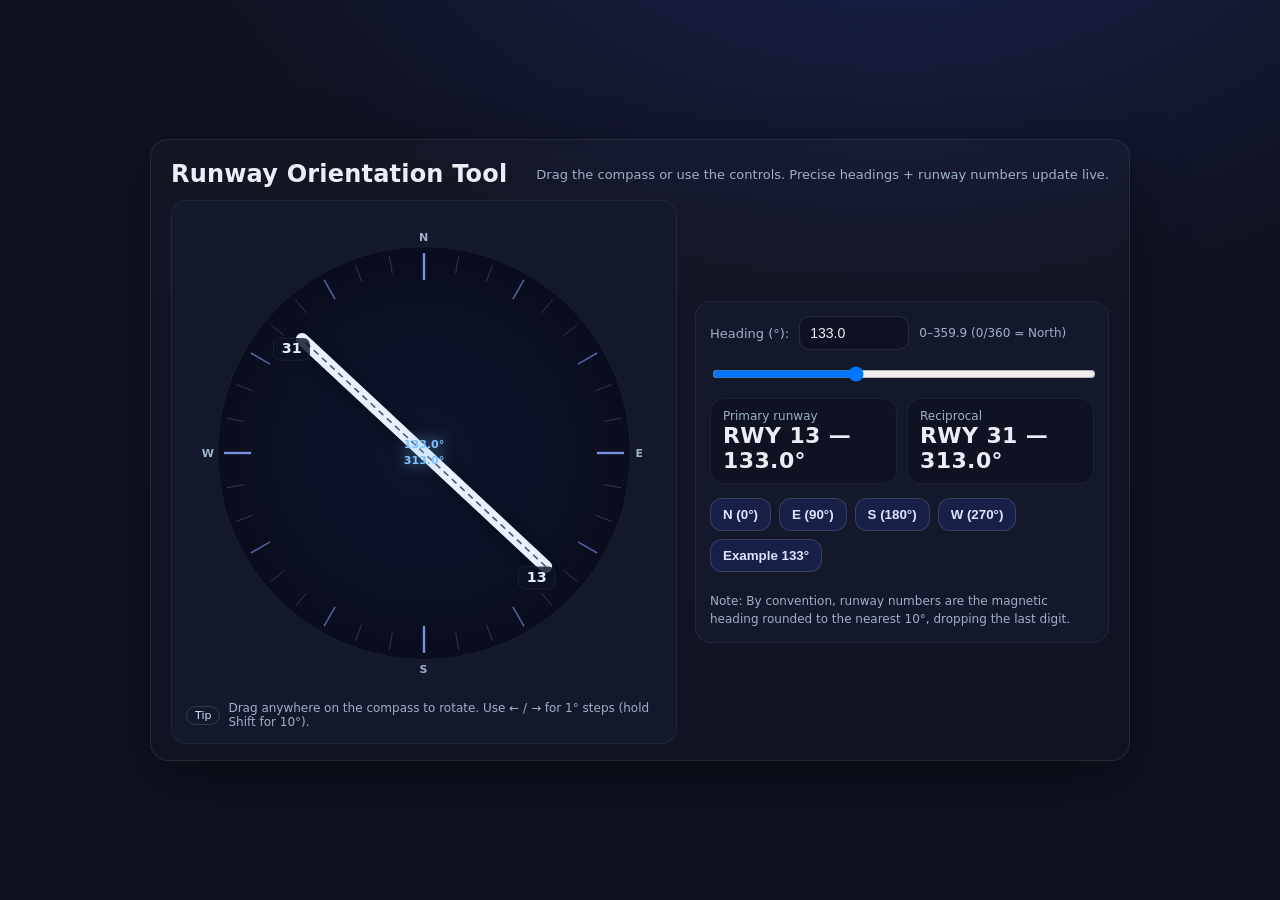
<file: runwayvisualizer/index.html>
<!DOCTYPE html>
<html lang="en">
<head>
  <script defer src="https://cloud.umami.is/script.js" data-website-id="39a40810-ae41-42a4-bf28-0cd73275c460"></script>
  <meta charset="utf-8" />
  <meta name="viewport" content="width=device-width, initial-scale=1" />
  <title>Runway Visualizer - justinverstijnen.nl</title>
  <style>
    :root{
      --bg: #0f1220;
      --panel: #14182b;
      --ink: #e9eef7;
      --muted: #9fb0c6;
      --accent: #7cc4ff;
      --accent-2: #9fe870;
    }
    * { box-sizing: border-box; }
    html, body { height: 100%; }
    body{
      margin:0; font-family: ui-sans-serif, system-ui, -apple-system, Segoe UI, Roboto, "Helvetica Neue", Arial, "Noto Sans", "Apple Color Emoji", "Segoe UI Emoji";
      background: radial-gradient(1200px 800px at 70% -20%, #1b2350 0%, var(--bg) 60%);
      color: var(--ink);
      display: grid; place-items: center;
      padding: 24px;
    }

    .app{
      width: min(980px, 100%);
      background: linear-gradient(180deg, rgba(255,255,255,0.02), rgba(255,255,255,0.01));
      backdrop-filter: blur(6px);
      border: 1px solid rgba(255,255,255,0.08);
      border-radius: 18px;
      box-shadow: 0 20px 60px rgba(0,0,0,0.4);
      padding: 20px 20px 16px;
    }

    header{ display:flex; align-items:center; justify-content: space-between; gap: 12px; margin-bottom: 12px; }
    h1{ font-size: clamp(18px, 3vw, 24px); margin:0; letter-spacing: 0.2px; }
    .sub{ color: var(--muted); font-size: 13px; }

    .grid{
      display: grid; grid-template-columns: 1.1fr 0.9fr; gap: 18px; align-items: center;
    }
    @media (max-width: 860px){ .grid{ grid-template-columns: 1fr; } }

    .panel{
      background: var(--panel);
      border-radius: 16px;
      border: 1px solid rgba(255,255,255,0.06);
      padding: 14px;
    }

    /* Controls */
    .controls { display: grid; gap: 14px; }
    .row { display:flex; gap:10px; align-items:center; flex-wrap: wrap; }
    label { font-size: 13px; color: var(--muted); }
    input[type="range"]{ width: 100%; }
    input[type="number"]{
      width: 110px; padding: 8px 10px; border-radius: 10px; border: 1px solid rgba(255,255,255,0.1);
      background: #0e1222; color: var(--ink); font-size: 14px;
    }
    .kpi{
      display:grid; grid-template-columns: repeat(2, 1fr); gap:10px;
    }
    .kpi .card{
      background:#0e1222; border:1px solid rgba(255,255,255,0.06); border-radius:14px; padding:10px 12px;
    }
    .kpi .label{ font-size:12px; color: var(--muted); }
    .kpi .value{ font-variant-numeric: tabular-nums; font-size: 22px; font-weight:700; letter-spacing:0.4px; }
    .small{ font-size: 12px; color: var(--muted); line-height: 1.5; }

    /* Compass */
    .viz{ display:grid; place-items:center; }
    svg{ width: 100%; height: auto; max-width: 560px; aspect-ratio: 1/1; display:block; }
    .tick{ stroke:#3a4167; }
    .tick.major{ stroke:#546099; }
    .tick.cardinal{ stroke:#7d8fe0; }
    .compass-ring{ fill:url(#ringGrad); stroke: rgba(255,255,255,0.06); }
    .runway{ stroke: #e8f1ff; stroke-width: 16; stroke-linecap: round; filter: drop-shadow(0 3px 8px rgba(0,0,0,0.4)); }
    .runway-centerline{ stroke: #0f1220; stroke-width: 2; stroke-dasharray: 8 6; opacity: 0.7; }
    .cardinal-text{ fill: #9fb0c6; font-size: 14px; font-weight: 600; letter-spacing: 1px; }
    .heading-text{ fill: var(--accent); font-size: 14px; font-weight: 600; }
    .label-bg{ fill: rgba(14,18,34,0.9); stroke: rgba(255,255,255,0.1); }
    .runway-label{ fill: #dff1ff; font-size: 18px; font-weight: 800; text-anchor: middle; dominant-baseline: middle; }

    .hint{ margin-top: 10px; display:flex; align-items:center; gap:8px; color: var(--muted); font-size: 12px; }
    .pill{ border:1px solid rgba(255,255,255,0.14); padding:2px 8px; border-radius: 999px; font-size:11px; color:#cfe7ff; }
    .btns{ display:flex; gap:8px; flex-wrap:wrap; }
    button{
      background: #182048; color:#d9e7ff; border:1px solid rgba(255,255,255,0.14);
      padding:8px 12px; border-radius: 12px; cursor:pointer; font-weight:600;
    }
    button:hover{ filter: brightness(1.1); }
  </style>
</head>
<body>
  <div class="app" role="application" aria-label="Runway Orientation Tool">
    <header>
      <h1>Runway Orientation Tool</h1>
      <div class="sub">Drag the compass or use the controls. Precise headings + runway numbers update live.</div>
    </header>

    <div class="grid">
      <section class="viz panel">
        <svg id="compass" viewBox="0 0 600 600" aria-label="Compass visualization" tabindex="0">
          <defs>
            <radialGradient id="ringGrad" cx="50%" cy="50%" r="60%">
              <stop offset="0%" stop-color="#0e1329"/>
              <stop offset="60%" stop-color="#0b1023"/>
              <stop offset="100%" stop-color="#080a19"/>
            </radialGradient>
            <filter id="softGlow" x="-30%" y="-30%" width="160%" height="160%">
              <feGaussianBlur stdDeviation="8" result="blur"/>
              <feMerge>
                <feMergeNode in="blur"/>
                <feMergeNode in="SourceGraphic"/>
              </feMerge>
            </filter>
          </defs>
          
          <!-- Ring -->
          <circle cx="300" cy="300" r="260" class="compass-ring"/>

          <!-- Ticks will be injected here -->
          <g id="ticks"></g>

          <!-- Runway line + centerline overlay -->
          <line id="runway" class="runway" x1="300" y1="60" x2="300" y2="540" />
          <line id="centerline" class="runway-centerline" x1="300" y1="60" x2="300" y2="540" />

          <!-- Runway number labels (positions set via JS) -->
          <g id="labels">
            <rect id="labelA_bg" class="label-bg" rx="8" ry="8" width="46" height="28" x="0" y="0" opacity="0.9"></rect>
            <text id="labelA" class="runway-label">13</text>
            <rect id="labelB_bg" class="label-bg" rx="8" ry="8" width="46" height="28" x="0" y="0" opacity="0.9"></rect>
            <text id="labelB" class="runway-label">31</text>
          </g>

          <!-- Cardinal letters -->
          <g id="cardinals"></g>

          <!-- Center heading readout -->
          <g id="readout" transform="translate(300,300)" filter="url(#softGlow)">
            <text id="headingPrimary" class="heading-text" text-anchor="middle" dy="-6">133.0°</text>
            <text id="headingRecip" class="heading-text" text-anchor="middle" dy="14" fill="#9fe870">313.0°</text>
          </g>
        </svg>
        <div class="hint">
          <span class="pill">Tip</span>
          Drag anywhere on the compass to rotate. Use ← / → for 1° steps (hold Shift for 10°).
        </div>
      </section>

      <section class="panel controls" aria-label="Controls">
        <div class="row" aria-live="polite">
          <label for="degInput">Heading (°):</label>
          <input id="degInput" type="number" min="0" max="359.9" step="0.1" value="133" aria-describedby="degHelp" />
          <span id="degHelp" class="small">0–359.9 (0/360 = North)</span>
        </div>
        <input id="degSlider" type="range" min="0" max="359.9" step="0.1" value="133" aria-label="Heading slider"/>

        <div class="kpi">
          <div class="card">
            <div class="label">Primary runway</div>
            <div id="kpiPrimary" class="value">RWY 13 — 133.0°</div>
          </div>
          <div class="card">
            <div class="label">Reciprocal</div>
            <div id="kpiRecip" class="value">RWY 31 — 313.0°</div>
          </div>
        </div>

        <div class="btns">
          <button type="button" data-set="0">N (0°)</button>
          <button type="button" data-set="90">E (90°)</button>
          <button type="button" data-set="180">S (180°)</button>
          <button type="button" data-set="270">W (270°)</button>
          <button type="button" data-set="133">Example 133°</button>
        </div>

        <p class="small" style="margin:6px 0 0;">
          Note: By convention, runway numbers are the magnetic heading rounded to the nearest 10°, dropping the last digit.
        </p>
      </section>
    </div>
  </div>

  <script>
    const svg = document.getElementById('compass');
    const ticksG = document.getElementById('ticks');
    const cardinalsG = document.getElementById('cardinals');
    const runway = document.getElementById('runway');
    const centerline = document.getElementById('centerline');
    const labelA = document.getElementById('labelA');
    const labelB = document.getElementById('labelB');
    const labelA_bg = document.getElementById('labelA_bg');
    const labelB_bg = document.getElementById('labelB_bg');

    const degInput = document.getElementById('degInput');
    const degSlider = document.getElementById('degSlider');
    const kpiPrimary = document.getElementById('kpiPrimary');
    const kpiRecip = document.getElementById('kpiRecip');

    const headingPrimaryText = document.getElementById('headingPrimary');
    const headingRecipText = document.getElementById('headingRecip');

    const cx = 300, cy = 300, R = 240; // visual radius for ticks

    // Build ticks (every 10°, majors each 30°)
    for(let deg=0; deg<360; deg+=10){
      const rad = (deg-90) * Math.PI/180;
      const isMajor = deg % 30 === 0;
      const isCardinal = deg % 90 === 0;
      const outer = R + 12;
      const inner = isCardinal ? R - 22 : (isMajor ? R - 16 : R - 10);
      const x1 = cx + Math.cos(rad) * inner;
      const y1 = cy + Math.sin(rad) * inner;
      const x2 = cx + Math.cos(rad) * outer;
      const y2 = cy + Math.sin(rad) * outer;
      const l = document.createElementNS('http://www.w3.org/2000/svg','line');
      l.setAttribute('x1', x1); l.setAttribute('y1', y1);
      l.setAttribute('x2', x2); l.setAttribute('y2', y2);
      l.setAttribute('class', 'tick' + (isCardinal? ' cardinal' : isMajor? ' major' : ''));
      l.setAttribute('stroke-width', isCardinal? 3 : (isMajor? 2 : 1));
      ticksG.appendChild(l);
    }

    // Cardinal letters
    const cardinals = [ ['N',0], ['E',90], ['S',180], ['W',270] ];
    for(const [txt,deg] of cardinals){
      const rad = (deg-90) * Math.PI/180;
      const rText = R + 32;
      const x = cx + Math.cos(rad) * rText;
      const y = cy + Math.sin(rad) * rText + 5; // slight vertical tweak
      const t = document.createElementNS('http://www.w3.org/2000/svg','text');
      t.setAttribute('x', x); t.setAttribute('y', y);
      t.setAttribute('class', 'cardinal-text');
      t.setAttribute('text-anchor','middle');
      t.textContent = txt;
      cardinalsG.appendChild(t);
    }

    function norm(deg){
      deg = Number(deg) || 0;
      deg = ((deg % 360) + 360) % 360;
      return deg;
    }

    function reciprocal(deg){ return norm(deg + 180); }

    function headingToRunwayNum(deg){
      const rounded = Math.round(norm(deg)/10);
      let n = rounded % 36; // 0..35 => 0 maps to 36
      if(n === 0) n = 36;
      return String(n); // no leading zero by default
    }

    function formatDeg(d){ return `${d.toFixed(1)}°`; }

    function updateLabelsPositions(heading){
      const theta = (heading - 90) * Math.PI/180;
      const thetaR = theta + Math.PI; // opposite end
      const L = R * 0.88; // label distance from center along runway
      const off = 18;     // small perpendicular offset for legibility

      // Primary end (heading)
      const xA = cx + Math.cos(theta) * L;
      const yA = cy + Math.sin(theta) * L;
      const nx = -Math.sin(theta), ny = Math.cos(theta); // unit normal
      const ax = xA + nx * off, ay = yA + ny * off;

      // Reciprocal end
      const xB = cx + Math.cos(thetaR) * L;
      const yB = cy + Math.sin(thetaR) * L;
      const bx = xB + nx * off, by = yB + ny * off; // same normal

      labelA.setAttribute('x', ax); labelA.setAttribute('y', ay);
      labelB.setAttribute('x', bx); labelB.setAttribute('y', by);

      // Background rounded rects centered on text
      const w = 46, h = 28;
      labelA_bg.setAttribute('x', ax - w/2);
      labelA_bg.setAttribute('y', ay - h/2);
      labelB_bg.setAttribute('x', bx - w/2);
      labelB_bg.setAttribute('y', by - h/2);
    }

    function updateVisualization(deg){
      const h = norm(deg);
      const hr = reciprocal(h);

      // Compute endpoints for the runway line
      const theta = (h - 90) * Math.PI/180;
      const x1 = cx + Math.cos(theta) * (R - 30);
      const y1 = cy + Math.sin(theta) * (R - 30);
      const x2 = cx - Math.cos(theta) * (R - 30);
      const y2 = cy - Math.sin(theta) * (R - 30);

      runway.setAttribute('x1', x1);
      runway.setAttribute('y1', y1);
      runway.setAttribute('x2', x2);
      runway.setAttribute('y2', y2);
      centerline.setAttribute('x1', x1);
      centerline.setAttribute('y1', y1);
      centerline.setAttribute('x2', x2);
      centerline.setAttribute('y2', y2);

      // Labels
      labelA.textContent = headingToRunwayNum(h);
      labelB.textContent = headingToRunwayNum(hr);
      updateLabelsPositions(h);

      // Readouts
      headingPrimaryText.textContent = formatDeg(h);
      headingRecipText.textContent = formatDeg(hr);
      kpiPrimary.textContent = `RWY ${headingToRunwayNum(h)} — ${formatDeg(h)}`;
      kpiRecip.textContent = `RWY ${headingToRunwayNum(hr)} — ${formatDeg(hr)}`;

      // Sync controls if needed
      if(document.activeElement !== degInput){ degInput.value = h.toFixed(1); }
      if(document.activeElement !== degSlider){ degSlider.value = h.toFixed(1); }
    }

    // Interactivity: drag to rotate
    let dragging = false;
    function pointToHeading(evt){
      const pt = svg.createSVGPoint();
      pt.x = evt.clientX; pt.y = evt.clientY;
      const ctm = svg.getScreenCTM().inverse();
      const svgP = pt.matrixTransform(ctm);
      const dx = svgP.x - cx;
      const dy = svgP.y - cy;
      // Convert to heading: 0 at North, clockwise positive
      let ang = Math.atan2(dy, dx) * 180/Math.PI; // -180..180, 0=East
      ang = (ang + 90 + 360) % 360; // now 0=North, CW
      return ang;
    }

    svg.addEventListener('pointerdown', (e)=>{
      dragging = true; svg.setPointerCapture(e.pointerId);
      updateVisualization(pointToHeading(e));
    });
    svg.addEventListener('pointermove', (e)=>{
      if(!dragging) return;
      updateVisualization(pointToHeading(e));
    });
    svg.addEventListener('pointerup', (e)=>{ dragging = false; svg.releasePointerCapture(e.pointerId); });
    svg.addEventListener('pointerleave', ()=> dragging=false);

    // Keyboard nudge
    svg.addEventListener('keydown', (e)=>{
      const cur = parseFloat(degInput.value) || 0;
      if(e.key === 'ArrowLeft'){ e.preventDefault(); updateVisualization(cur - (e.shiftKey?10:1)); }
      if(e.key === 'ArrowRight'){ e.preventDefault(); updateVisualization(cur + (e.shiftKey?10:1)); }
    });

    // Controls
    degInput.addEventListener('input', ()=> updateVisualization(parseFloat(degInput.value)));
    degSlider.addEventListener('input', ()=> updateVisualization(parseFloat(degSlider.value)));

    document.querySelectorAll('button[data-set]').forEach(btn=>{
      btn.addEventListener('click', ()=> updateVisualization(parseFloat(btn.dataset.set)));
    });

    // Initialize
    updateVisualization(parseFloat(degInput.value) || 133);
  </script>
</body>
</html>
</file>
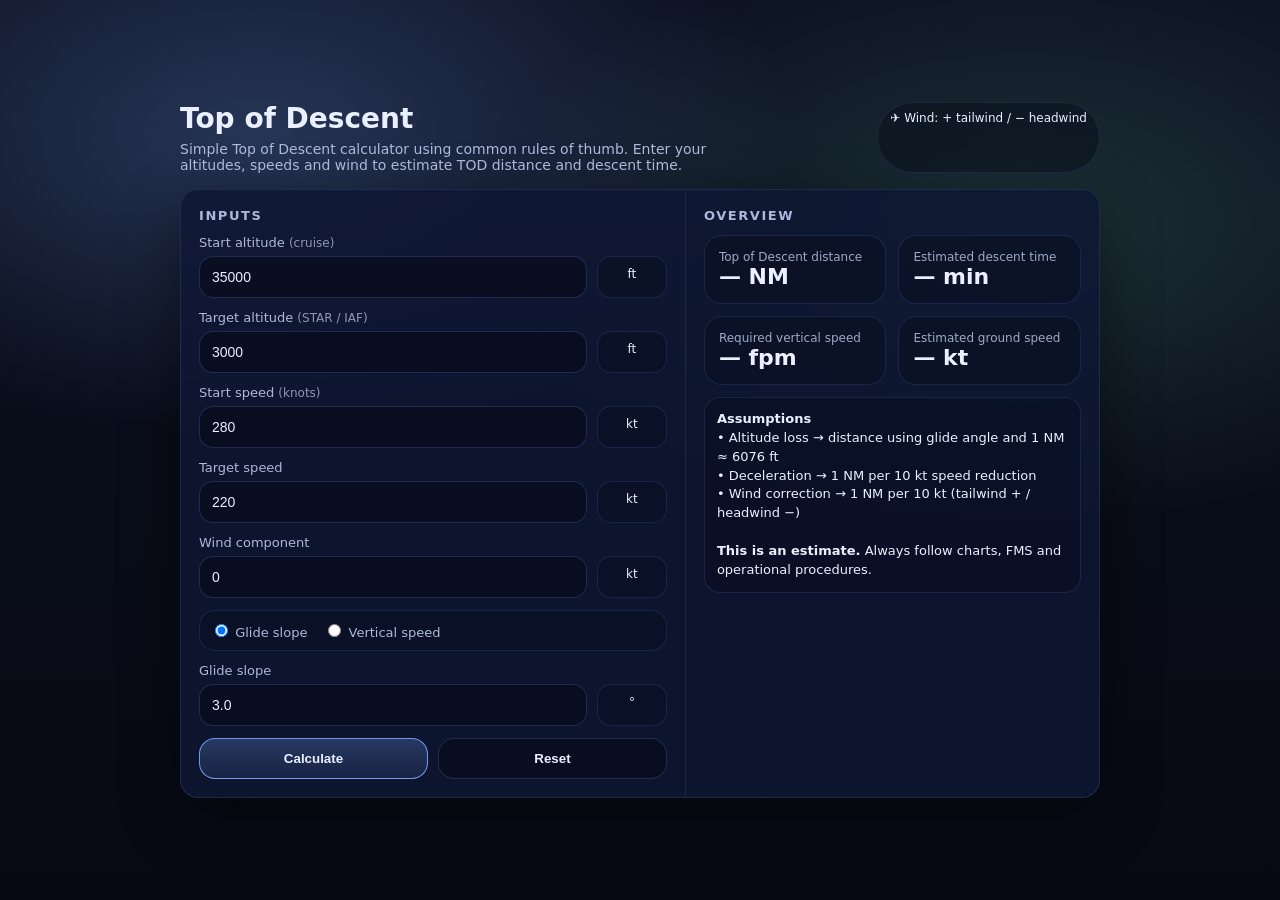
<file: topofdescentcalculator/index.html>
<!doctype html>
<html lang="en">
<head>
  <meta charset="utf-8" />
  <meta name="viewport" content="width=device-width,initial-scale=1" />
  <title>Top of Descent Calculator</title>
  <script defer src="https://cloud.umami.is/script.js" data-website-id="39a40810-ae41-42a4-bf28-0cd73275c460"></script>
  <style>
    :root{
      --bg1:#0b1020;
      --bg2:#070a14;
      --card:#0f1733cc;
      --text:#eaf0ff;
      --muted:#aeb9da;
      --line:#26325f;
      --accent:#79a7ff;
      --accent2:#8bffcf;
      --danger:#ff6b8a;
      --shadow: 0 18px 60px rgba(0,0,0,.45);
      --radius: 18px;
    }

    *{ box-sizing:border-box; }
    html,body{ height:100%; }

    body{
      margin:0;
      font-family: system-ui, -apple-system, Segoe UI, Roboto, Helvetica, Arial;
      color:var(--text);
      background:
        radial-gradient(900px 500px at 20% 15%, rgba(121,167,255,.25), transparent 60%),
        radial-gradient(900px 500px at 80% 25%, rgba(139,255,207,.14), transparent 60%),
        linear-gradient(180deg, var(--bg1), var(--bg2));
      display:flex;
      justify-content:center;
      align-items:center;
      padding:24px;
    }

    .wrap{ width:min(920px,100%); }

    header{
      display:flex;
      justify-content:space-between;
      gap:16px;
      margin-bottom:16px;
    }

    h1{ margin:0; font-size:28px; }

    .subtitle{
      margin:6px 0 0 0;
      font-size:14px;
      color:var(--muted);
      max-width:60ch;
    }

    .pill{
      padding:8px 12px;
      border-radius:999px;
      border:1px solid rgba(38,50,95,.6);
      background:rgba(6,9,22,.4);
      font-size:12px;
    }

    .card{
      border-radius:var(--radius);
      border:1px solid rgba(38,50,95,.7);
      background:rgba(15,23,51,.85);
      box-shadow:var(--shadow);
      display:grid;
      grid-template-columns:1.1fr .9fr;
    }

    @media(max-width:850px){
      .card{ grid-template-columns:1fr; }
    }

    .pane, .results{
      padding:18px;
    }

    .pane{
      border-right:1px solid rgba(38,50,95,.6);
    }

    @media(max-width:850px){
      .pane{ border-right:none; border-bottom:1px solid rgba(38,50,95,.6); }
    }

    h2{
      margin:0 0 12px 0;
      font-size:13px;
      text-transform:uppercase;
      letter-spacing:.12em;
      color:var(--muted);
    }

    form{
      display:flex;
      flex-direction:column;
      align-items:center;
      gap:12px;
    }

    .field{
      width:min(520px,100%);
      display:flex;
      flex-direction:column;
      gap:6px;
    }

    label{ font-size:13px; color:var(--muted); }

    .hint{ font-size:12px; color:rgba(174,185,218,.8); }

    .control{
      display:grid;
      grid-template-columns:1fr auto;
      gap:10px;
    }

    input[type=number]{
      padding:12px;
      border-radius:14px;
      border:1px solid rgba(38,50,95,.8);
      background:rgba(6,9,22,.6);
      color:var(--text);
      font-size:14px;
    }

    .unit{
      padding:10px;
      border-radius:14px;
      border:1px solid rgba(38,50,95,.6);
      background:rgba(6,9,22,.35);
      font-size:12px;
      min-width:70px;
      text-align:center;
    }

    .mode{
      width:min(520px,100%);
      display:flex;
      gap:16px;
      padding:10px;
      border-radius:16px;
      border:1px solid rgba(38,50,95,.6);
      background:rgba(6,9,22,.35);
      font-size:13px;
    }

    .actions{
      width:min(520px,100%);
      display:flex;
      gap:10px;
    }

    button{
      flex:1;
      padding:12px;
      border-radius:16px;
      border:1px solid rgba(38,50,95,.8);
      background:rgba(6,9,22,.6);
      color:var(--text);
      font-weight:600;
      cursor:pointer;
    }

    .primary{
      border-color:rgba(121,167,255,.9);
      background:linear-gradient(180deg, rgba(121,167,255,.25), rgba(121,167,255,.1));
    }

    .summary{
      display:grid;
      grid-template-columns:1fr 1fr;
      gap:12px;
    }

    @media(max-width:420px){
      .summary{ grid-template-columns:1fr; }
    }

    .tile{
      padding:14px;
      border-radius:18px;
      border:1px solid rgba(38,50,95,.6);
      background:rgba(6,9,22,.35);
    }

    .k{
      font-size:12px;
      color:rgba(174,185,218,.9);
    }

    .v{
      font-size:22px;
      font-weight:700;
    }

    .warn{
      margin-top:12px;
      padding:10px;
      border-radius:14px;
      border:1px solid rgba(255,107,138,.5);
      background:rgba(255,107,138,.12);
      display:none;
      font-size:13px;
    }

    .warn.show{ display:block; }

    .details{
      margin-top:12px;
      padding:12px;
      border-radius:16px;
      border:1px solid rgba(38,50,95,.6);
      background:rgba(6,9,22,.3);
      font-size:13px;
      line-height:1.45;
    }
  </style>
</head>

<body>
<div class="wrap">
<header>
  <div>
    <h1>Top of Descent</h1>
    <p class="subtitle">
      Simple Top of Descent calculator using common rules of thumb.
      Enter your altitudes, speeds and wind to estimate TOD distance and descent time.
    </p>
  </div>
  <div class="pill">✈️ Wind: + tailwind / − headwind</div>
</header>

<div class="card">
<section class="pane">
<h2>Inputs</h2>

<form id="todForm">
  <div class="field">
    <label>Start altitude <span class="hint">(cruise)</span></label>
    <div class="control">
      <input id="startAlt" type="number" value="35000">
      <div class="unit">ft</div>
    </div>
  </div>

  <div class="field">
    <label>Target altitude <span class="hint">(STAR / IAF)</span></label>
    <div class="control">
      <input id="endAlt" type="number" value="3000">
      <div class="unit">ft</div>
    </div>
  </div>

  <div class="field">
    <label>Start speed <span class="hint">(knots)</span></label>
    <div class="control">
      <input id="startSpd" type="number" value="280">
      <div class="unit">kt</div>
    </div>
  </div>

  <div class="field">
    <label>Target speed</label>
    <div class="control">
      <input id="endSpd" type="number" value="220">
      <div class="unit">kt</div>
    </div>
  </div>

  <div class="field">
    <label>Wind component</label>
    <div class="control">
      <input id="wind" type="number" value="0">
      <div class="unit">kt</div>
    </div>
  </div>

  <div class="mode">
    <label><input type="radio" name="mode" value="glide" checked> Glide slope</label>
    <label><input type="radio" name="mode" value="vs"> Vertical speed</label>
  </div>

  <div class="field" id="glideField">
    <label>Glide slope</label>
    <div class="control">
      <input id="glide" type="number" value="3.0" step="0.1">
      <div class="unit">°</div>
    </div>
  </div>

  <div class="field" id="vsField" style="display:none">
    <label>Vertical speed</label>
    <div class="control">
      <input id="vs" type="number" value="2000">
      <div class="unit">fpm</div>
    </div>
  </div>

  <div class="actions">
    <button class="primary">Calculate</button>
    <button type="button" id="resetBtn">Reset</button>
  </div>
</form>
</section>

<section class="results">
<h2>Overview</h2>

<div class="summary">
  <div class="tile">
    <div class="k">Top of Descent distance</div>
    <div class="v" id="outTod">— NM</div>
  </div>
  <div class="tile">
    <div class="k">Estimated descent time</div>
    <div class="v" id="outTime">— min</div>
  </div>
  <div class="tile">
    <div class="k">Required vertical speed</div>
    <div class="v" id="outVs">— fpm</div>
  </div>
  <div class="tile">
    <div class="k">Estimated ground speed</div>
    <div class="v" id="outGs">— kt</div>
  </div>
</div>

<div class="warn" id="warnBox"></div>

<div class="details">
<b>Assumptions</b><br>
• Altitude loss → distance using glide angle and 1 NM ≈ 6076 ft<br>
• Deceleration → 1 NM per 10 kt speed reduction<br>
• Wind correction → 1 NM per 10 kt (tailwind + / headwind −)<br><br>
<b>This is an estimate.</b> Always follow charts, FMS and operational procedures.
</div>

</section>
</div>
</div>

<script>
const ftPerNm = 6076.12;

function get(id){ return parseFloat(document.getElementById(id).value); }

function calc(){
  const startAlt=get("startAlt"), endAlt=get("endAlt");
  const startSpd=get("startSpd"), endSpd=get("endSpd");
  const wind=get("wind");
  if(endAlt>=startAlt) return warn("Target altitude must be lower than start altitude");

  const altDiff=startAlt-endAlt;
  const avgSpd=(startSpd+endSpd)/2;
  const gs=Math.max(60, avgSpd+wind);

  const decelNm=(startSpd-endSpd)/10;
  const windNm=wind/10;

  let todNm, timeMin, vs;
  const mode=document.querySelector("input[name=mode]:checked").value;

  if(mode==="glide"){
    const glide=get("glide")*Math.PI/180;
    todNm=altDiff/(Math.tan(glide)*ftPerNm)+decelNm+windNm;
    timeMin=(todNm/gs)*60;
    vs=altDiff/timeMin;
  }else{
    vs=get("vs");
    timeMin=altDiff/vs;
    todNm=gs*(timeMin/60)+decelNm+windNm;
  }

  out("outTod",todNm.toFixed(1)+" NM");
  out("outTime",timeMin.toFixed(1)+" min");
  out("outVs",Math.round(vs)+" fpm");
  out("outGs",Math.round(gs)+" kt");
  warn("");
}

function out(id,val){ document.getElementById(id).textContent=val; }
function warn(msg){
  const w=document.getElementById("warnBox");
  w.textContent=msg;
  w.classList.toggle("show",!!msg);
}

document.getElementById("todForm").onsubmit=e=>{e.preventDefault();calc();};
document.getElementById("resetBtn").onclick=()=>location.reload();
document.querySelectorAll("input[name=mode]").forEach(r=>r.onchange=()=>{
  glideField.style.display=r.value==="glide"?"":"none";
  vsField.style.display=r.value==="vs"?"":"none";
});
</script>
</body>
</html>
</file>
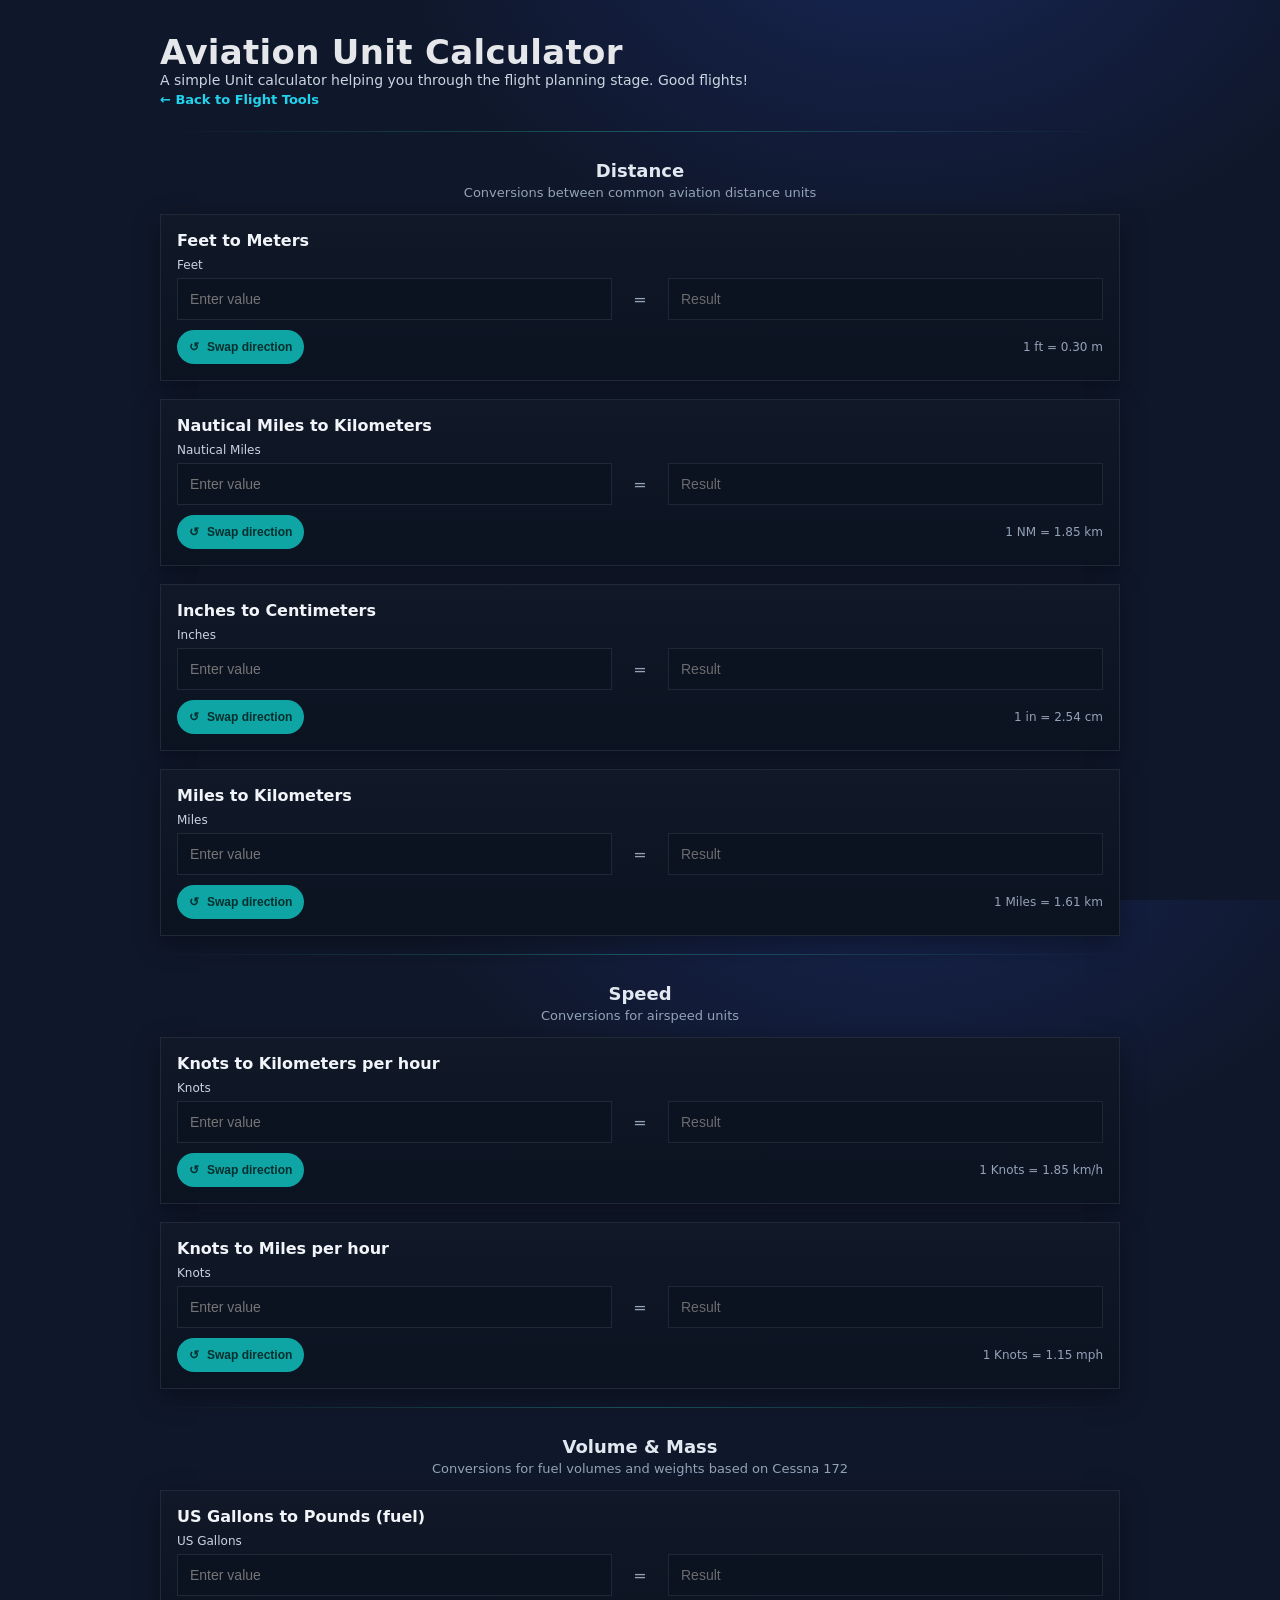
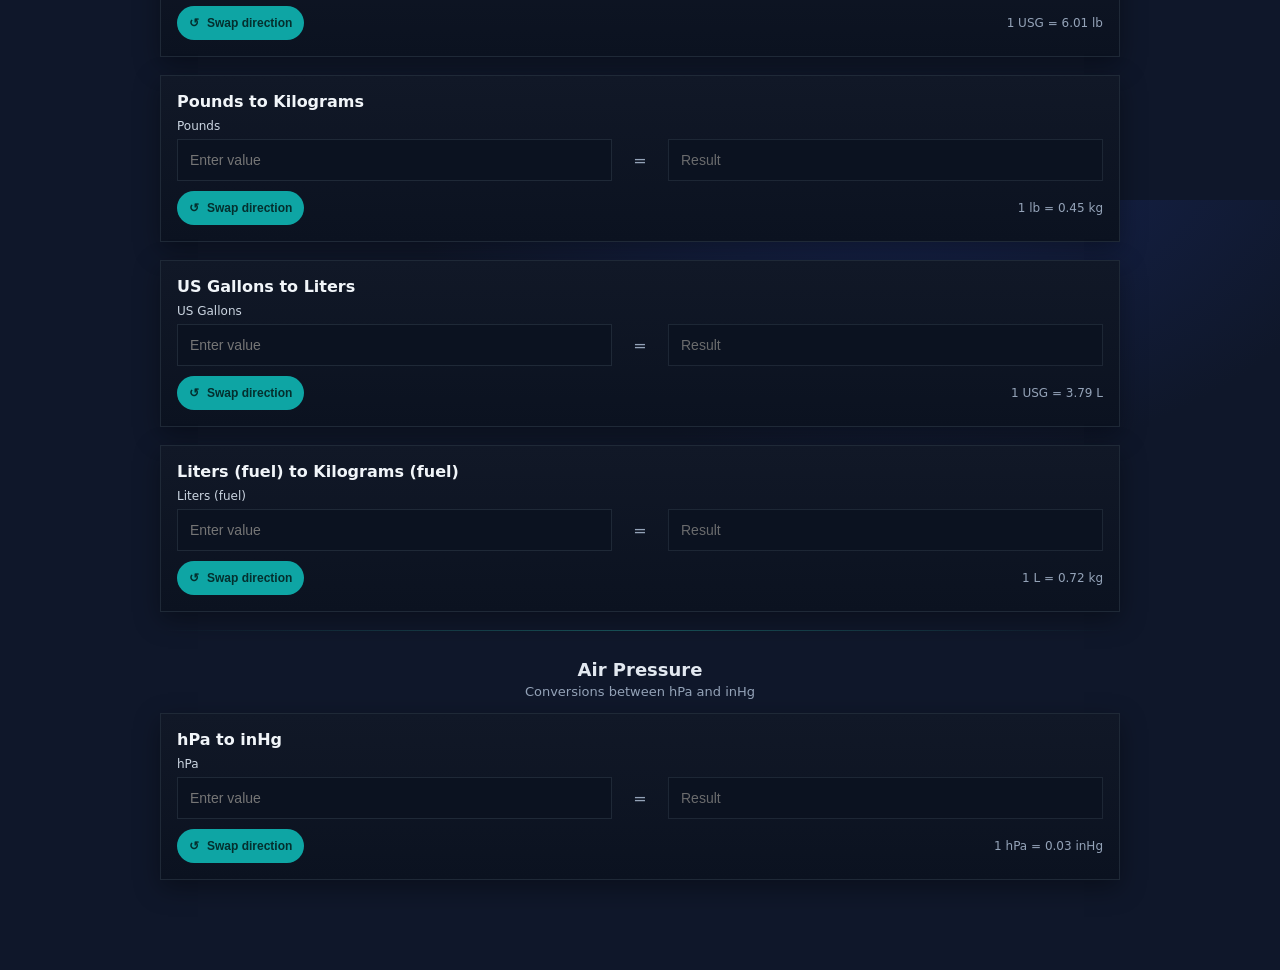
<file: unitcalculator/index.html>
<!DOCTYPE html>
<html lang="en">
<head>
  <meta charset="utf-8" />
  <meta name="viewport" content="width=device-width, initial-scale=1" />
  <script defer src="https://cloud.umami.is/script.js" data-website-id="39a40810-ae41-42a4-bf28-0cd73275c460"></script>
  <title>Unit Calculator - justinverstijnen.nl</title>
  <style>
    :root{
      --bg:#0f172a; --card:#111827; --muted:#334155; --text:#e5e7eb;
      --accent:#22d3ee; --ring:#94a3b8;
    }
    *, *::before, *::after { box-sizing: border-box; }

    html,body{height:100%}
    body{
      margin:0; font-family: ui-sans-serif, system-ui, -apple-system, Segoe UI, Roboto, Helvetica, Arial, "Apple Color Emoji","Segoe UI Emoji";
      background: radial-gradient(80vw 80vh at 70% -10%, #172554 0%, var(--bg) 50%);
      color:var(--text);
    }
    .wrap{max-width:1000px;margin:0 auto;padding:32px 20px 80px}
    header{display:flex;align-items:center;justify-content:space-between;margin-bottom:24px;flex-wrap:wrap;gap:10px}
    h1{font-size:clamp(22px,3.5vw,34px);letter-spacing:.3px;margin:0}
    .subtitle{color:#cbd5e1;font-size:14px;display:flex;flex-direction:column;gap:4px}
    .back-link{color:var(--accent);text-decoration:none;font-size:13px;font-weight:600;align-self:flex-start}

    .grid{display:grid;grid-template-columns:1fr;gap:18px}

    .section{margin:28px 0 10px}
    .section-title{font-size:18px;margin:8px 0 6px;color:#e2e8f0;font-weight:bold;text-align:center}
    .section-sub{font-size:13px;color:#94a3b8;text-align:center;margin:-2px 0 14px}
    .divider{height:1px;background:linear-gradient(90deg,transparent, #2dd4bf33 30%, #2dd4bf55 50%, #2dd4bf33 70%, transparent);margin:18px 0}

    .card{background:linear-gradient(180deg,#111827 0%,#0b1220 100%);border:1px solid #1f2937;border-radius:0;box-shadow:0 8px 24px rgba(0,0,0,.35);padding:16px;width:100%}
    .card h3{margin:0 0 8px;font-size:16px;color:#f1f5f9}

    label{display:block;font-size:12px;color:#cbd5e1;margin:0 0 6px}

    .row{
      display:grid;
      grid-template-columns: 1fr 2.25rem 1fr; /* middenkolom voor '=' */
      align-items:center;
      gap:10px;
      width:100%;
    }

    input[type="number"], input[type="text"]{
      width:100%; appearance:none; background:#0b1220; border:1px solid #1f2937;
      color:#e5e7eb; border-radius:0; padding:12px 12px; font-size:14px;
      outline:none; transition:border .15s, box-shadow .15s;
    }
    input:focus{border-color:var(--ring);box-shadow:0 0 0 3px rgba(148,163,184,.25)}
    input[readonly]{opacity:.9}
    input.dec{ ime-mode: disabled; } /* hint voor sommige browsers */

    .equals{display:grid;place-items:center;height:40px;color:#94a3b8;user-select:none}

    .swap{display:inline-flex;align-items:center;gap:8px;background:#0ea5a4;border:0;color:#042f2e;padding:10px 12px;border-radius:999px;font-weight:600;font-size:12px;cursor:pointer}
    .swap::before{content:"↺";font-weight:700}
    .swap:hover{filter:brightness(.95)}

    .under{display:flex;justify-content:space-between;align-items:center;margin-top:10px}
    .help{font-size:12px;color:#94a3b8}

    a{color:var(--accent);text-decoration:none}
  </style>
</head>
<body>
  <div class="wrap">
    <header>
      <div>
        <h1>Aviation Unit Calculator</h1>
        <div class="subtitle">
          <span>A simple Unit calculator helping you through the flight planning stage. Good flights!</span>
          <a class="back-link" href="https://flighttools.justinverstijnen.nl">← Back to Flight Tools</a>
        </div>
      </div>
    </header>

    <div class="divider"></div>

    <!-- DISTANCE -->
    <div class="section">
      <div class="section-title">Distance</div>
      <p class="section-sub">Conversions between common aviation distance units</p>
      <div class="grid">
        <!-- Feet to Meters -->
        <div class="card" data-kind="simple" data-a="Feet" data-b="Meters" data-factor="0.3048">
          <h3>Feet to Meters</h3>
          <label><span class="label-a">Feet</span></label>
          <div class="row">
            <input type="text" inputmode="decimal" pattern="[0-9,.-]*" class="input-a dec" placeholder="Enter value" />
            <div class="equals">=</div>
            <input type="text" class="input-b" placeholder="Result" readonly />
          </div>
          <div class="under">
            <button class="swap" type="button"> Swap direction</button>
            <span class="help factor">1 ft = 0.30 m</span>
          </div>
        </div>

        <!-- Nautical Miles to km -->
        <div class="card" data-kind="simple" data-a="Nautical Miles" data-b="Kilometers" data-factor="1.852">
          <h3>Nautical Miles to km</h3>
          <label><span class="label-a">Nautical Miles</span></label>
          <div class="row">
            <input type="text" inputmode="decimal" pattern="[0-9,.-]*" class="input-a dec" placeholder="Enter value" />
            <div class="equals">=</div>
            <input type="text" class="input-b" placeholder="Result" readonly />
          </div>
          <div class="under">
            <button class="swap" type="button"> Swap direction</button>
            <span class="help factor">1 NM = 1.85 km</span>
          </div>
        </div>

        <!-- Inches to cm -->
        <div class="card" data-kind="simple" data-a="Inches" data-b="Centimeters" data-factor="2.54">
          <h3>Inches to cm</h3>
          <label><span class="label-a">Inches</span></label>
          <div class="row">
            <input type="text" inputmode="decimal" pattern="[0-9,.-]*" class="input-a dec" placeholder="Enter value" />
            <div class="equals">=</div>
            <input type="text" class="input-b" placeholder="Result" readonly />
          </div>
          <div class="under">
            <button class="swap" type="button"> Swap direction</button>
            <span class="help factor">1 in = 2.54 cm</span>
          </div>
        </div>

        <!-- Miles to km -->
        <div class="card" data-kind="simple" data-a="Miles" data-b="Kilometers" data-factor="1.609344">
          <h3>Miles to km</h3>
          <label><span class="label-a">Miles</span></label>
          <div class="row">
            <input type="text" inputmode="decimal" pattern="[0-9,.-]*" class="input-a dec" placeholder="Enter value" />
            <div class="equals">=</div>
            <input type="text" class="input-b" placeholder="Result" readonly />
          </div>
          <div class="under">
            <button class="swap" type="button"> Swap direction</button>
            <span class="help factor">1 mi = 1.61 km</span>
          </div>
        </div>
      </div>
    </div>

    <div class="divider"></div>

    <!-- SPEED -->
    <div class="section">
      <div class="section-title">Speed</div>
      <p class="section-sub">Conversions for airspeed units</p>
      <div class="grid">
        <!-- Knots to Kilometers per hour -->
        <div class="card" data-kind="simple" data-a="Knots" data-b="Kilometers per hour" data-factor="1.852">
          <h3>Knots to Kilometers per hour</h3>
          <label><span class="label-a">Knots</span></label>
          <div class="row">
            <input type="text" inputmode="decimal" pattern="[0-9,.-]*" class="input-a dec" placeholder="Enter value" />
            <div class="equals">=</div>
            <input type="text" class="input-b" placeholder="Result" readonly />
          </div>
          <div class="under">
            <button class="swap" type="button"> Swap direction</button>
            <span class="help factor">1 kt = 1.85 km/h</span>
          </div>
        </div>

        <!-- Knots to Miles per hour -->
        <div class="card" data-kind="simple" data-a="Knots" data-b="Miles per hour" data-factor="1.150779448">
          <h3>Knots to Miles per hour</h3>
          <label><span class="label-a">Knots</span></label>
          <div class="row">
            <input type="text" inputmode="decimal" pattern="[0-9,.-]*" class="input-a dec" placeholder="Enter value" />
            <div class="equals">=</div>
            <input type="text" class="input-b" placeholder="Result" readonly />
          </div>
          <div class="under">
            <button class="swap" type="button"> Swap direction</button>
            <span class="help factor">1 kt = 1.15 mph</span>
          </div>
        </div>
      </div>
    </div>

    <div class="divider"></div>

    <!-- VOLUME & MASS (Fuel) -->
    <div class="section">
      <div class="section-title">Volume & Mass</div>
      <p class="section-sub">Conversions for fuel volumes and weights based on Cessna 172</p>

      <div class="grid">
        <!-- US Gallons to Pounds (fuel) -->
        <div class="card" data-kind="fuelMass" data-a="US Gallons" data-b="Pounds (fuel)">
          <h3>US Gallons to Pounds (fuel)</h3>
          <label><span class="label-a">US Gallons</span></label>
          <div class="row">
            <input type="text" inputmode="decimal" pattern="[0-9,.-]*" class="input-a dec" placeholder="Enter value" />
            <div class="equals">=</div>
            <input type="text" class="input-b" placeholder="Result" readonly />
          </div>
          <div class="under">
            <button class="swap" type="button"> Swap direction</button>
            <span class="help factor">1 USG = 6.01 lb</span>
          </div>
        </div>

        <!-- Pounds to Kilograms (mass) -->
        <div class="card" data-kind="simple" data-a="Pounds" data-b="Kilograms" data-factor="0.45359237">
          <h3>Pounds to Kilograms</h3>
          <label><span class="label-a">Pounds</span></label>
          <div class="row">
            <input type="text" inputmode="decimal" pattern="[0-9,.-]*" class="input-a dec" placeholder="Enter value" />
            <div class="equals">=</div>
            <input type="text" class="input-b" placeholder="Result" readonly />
          </div>
          <div class="under">
            <button class="swap" type="button"> Swap direction</button>
            <span class="help factor">1 lb = 0.45 kg</span>
          </div>
        </div>

        <!-- US Gallons to Liters -->
        <div class="card" data-kind="simple" data-a="US Gallons" data-b="Liters" data-factor="3.785411784">
          <h3>US Gallons to Liters</h3>
          <label><span class="label-a">US Gallons</span></label>
          <div class="row">
            <input type="text" inputmode="decimal" pattern="[0-9,.-]*" class="input-a dec" placeholder="Enter value" />
            <div class="equals">=</div>
            <input type="text" class="input-b" placeholder="Result" readonly />
          </div>
          <div class="under">
            <button class="swap" type="button"> Swap direction</button>
            <span class="help factor">1 USG = 3.79 L</span>
          </div>
        </div>

        <!-- Liters (fuel) to Kilograms (fuel) -->
        <div class="card" data-kind="fuelKg" data-a="Liters (fuel)" data-b="Kilograms (fuel)">
          <h3>Liters (fuel) to Kilograms (fuel)</h3>
          <label><span class="label-a">Liters (fuel)</span></label>
          <div class="row">
            <input type="text" inputmode="decimal" pattern="[0-9,.-]*" class="input-a dec" placeholder="Enter value" />
            <div class="equals">=</div>
            <input type="text" class="input-b" placeholder="Result" readonly />
          </div>
          <div class="under">
            <button class="swap" type="button"> Swap direction</button>
            <span class="help factor">1 L = 0.72 kg</span>
          </div>
        </div>
      </div>
    </div>

    <div class="divider"></div>

    <!-- AIR PRESSURE -->
    <div class="section">
      <div class="section-title">Air Pressure</div>
      <p class="section-sub">Conversions between hPa and inHg</p>
      <div class="grid">
        <div class="card" data-kind="simple" data-a="hPa" data-b="inHg" data-factor="0.0295299830714">
          <h3>hPa to inHg</h3>
          <label><span class="label-a">hPa</span></label>
          <div class="row">
            <input type="text" inputmode="decimal" pattern="[0-9,.-]*" class="input-a dec" placeholder="Enter value" />
            <div class="equals">=</div>
            <input type="text" class="input-b" placeholder="Result" readonly />
          </div>
          <div class="under">
            <button class="swap" type="button"> Swap direction</button>
            <span class="help factor">1 hPa = 0.03 inHg</span>
          </div>
        </div>
      </div>
    </div>

  </div>

  <script>
    // ---- Constants (fuel density fixed for C172) ----
    const DENS_KG_PER_L = 0.72;
    const LB_PER_KG = 2.2046226218;
    const L_PER_USG = 3.785411784;
    const LB_PER_USG = DENS_KG_PER_L * LB_PER_KG * L_PER_USG; // ≈ 6.01

    // ---- Helpers ----
    const toNumber = (el) => {
      // sta kommagetallen toe
      const raw = String(el.value).replace(',', '.');
      return parseFloat(raw);
    };

    const fmt2 = (v) => {
      if (!isFinite(v)) return '';
      return Number(v).toFixed(2); // altijd 2 decimalen
    };

    function updateTitle(card, a2b){
      const aName = card.dataset.a, bName = card.dataset.b;
      card.querySelector('h3').textContent = a2b ? `${aName} to ${bName}` : `${bName} to ${aName}`;
      card.querySelector('.label-a').textContent = a2b ? aName : bName;
    }

    function abbr(name){
      return name
        .replace(/Kilometers per hour/i,'km/h')
        .replace(/Miles per hour/i,'mph')
        .replace(/Kilometers/i,'km')
        .replace(/Centimeters/i,'cm')
        .replace(/Nautical Miles/i,'NM')
        .replace(/Meters/i,'m')
        .replace(/Feet/i,'ft')
        .replace(/Inches/i,'in')
        .replace(/US Gallons/i,'USG')
        .replace(/Pounds/i,'lb')
        .replace(/Kilograms/i,'kg')
        .replace(/Liters/i,'L');
    }

    function updateFactorText(card, a2b){
      const factorEl = card.querySelector('.factor');
      const aName = card.dataset.a, bName = card.dataset.b;

      if (card.dataset.kind === 'simple'){
        const factor = parseFloat(card.dataset.factor);
        factorEl.textContent = a2b
          ? `1 ${abbr(aName)} = ${fmt2(factor)} ${abbr(bName)}`
          : `1 ${abbr(bName)} = ${fmt2(1/factor)} ${abbr(aName)}`;
      } else if (card.dataset.kind === 'fuelMass'){
        factorEl.textContent = a2b
          ? `1 USG = ${fmt2(LB_PER_USG)} lb`
          : `1 lb = ${fmt2(1/LB_PER_USG)} USG`;
      } else if (card.dataset.kind === 'fuelKg'){
        factorEl.textContent = a2b
          ? `1 L = ${fmt2(DENS_KG_PER_L)} kg`
          : `1 kg = ${fmt2(1/DENS_KG_PER_L)} L`;
      }
    }

    // ---- Bindings ----
    function bindSimple(card){
      const factor = parseFloat(card.dataset.factor);
      const inputA = card.querySelector('.input-a');
      const inputB = card.querySelector('.input-b');
      let a2b = true;

      const recalc = ()=>{
        const val = toNumber(inputA);
        if (isNaN(val)) { inputB.value=''; return; }
        inputB.value = fmt2(a2b ? val * factor : val / factor);
      };

      updateTitle(card, a2b);
      updateFactorText(card, a2b);

      inputA.addEventListener('input', recalc);
      card.querySelector('.swap').addEventListener('click', ()=>{
        a2b = !a2b;
        updateTitle(card, a2b);
        updateFactorText(card, a2b);
        recalc();
      });
    }

    function bindFuelMass(card){
      const inputA = card.querySelector('.input-a');
      const inputB = card.querySelector('.input-b');
      let a2b = true; // USG -> lb

      const recalc = ()=>{
        const val = toNumber(inputA);
        if (isNaN(val)) { inputB.value=''; return; }
        inputB.value = fmt2(a2b ? val * LB_PER_USG : val / LB_PER_USG);
      };

      updateTitle(card, a2b);
      updateFactorText(card, a2b);

      inputA.addEventListener('input', recalc);
      card.querySelector('.swap').addEventListener('click', ()=>{
        a2b = !a2b;
        updateTitle(card, a2b);
        updateFactorText(card, a2b);
        recalc();
      });
    }

    function bindFuelKg(card){
      const inputA = card.querySelector('.input-a');
      const inputB = card.querySelector('.input-b');
      let a2b = true; // L -> kg

      const recalc = ()=>{
        const val = toNumber(inputA);
        if (isNaN(val)) { inputB.value=''; return; }
        inputB.value = fmt2(a2b ? val * DENS_KG_PER_L : val / DENS_KG_PER_L);
      };

      updateTitle(card, a2b);
      updateFactorText(card, a2b);

      inputA.addEventListener('input', recalc);
      card.querySelector('.swap').addEventListener('click', ()=>{
        a2b = !a2b;
        updateTitle(card, a2b);
        updateFactorText(card, a2b);
        recalc();
      });
    }

    // Bind all cards
    document.querySelectorAll('.card').forEach(card=>{
      const kind = card.dataset.kind;
      if (kind === 'simple') bindSimple(card);
      if (kind === 'fuelMass') bindFuelMass(card);
      if (kind === 'fuelKg') bindFuelKg(card);
    });
  </script>
</body>
</html>
</file>
